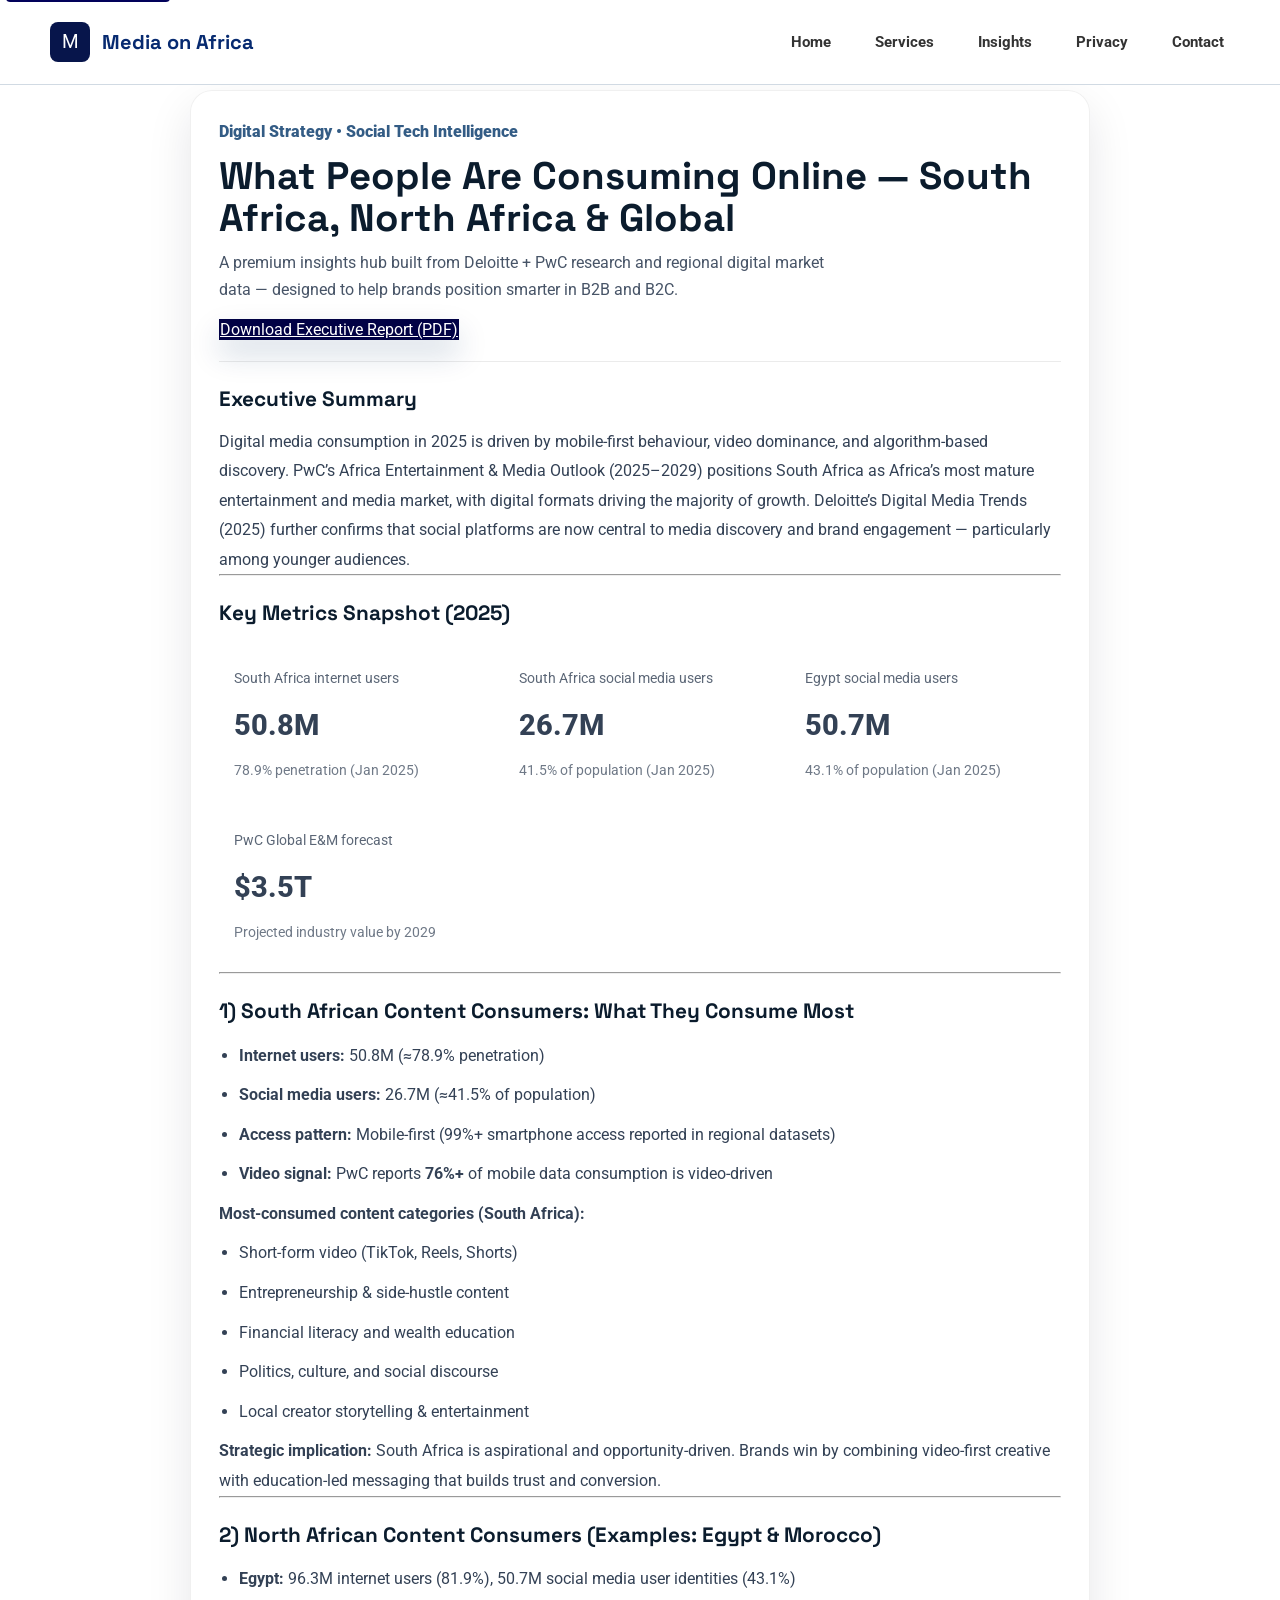
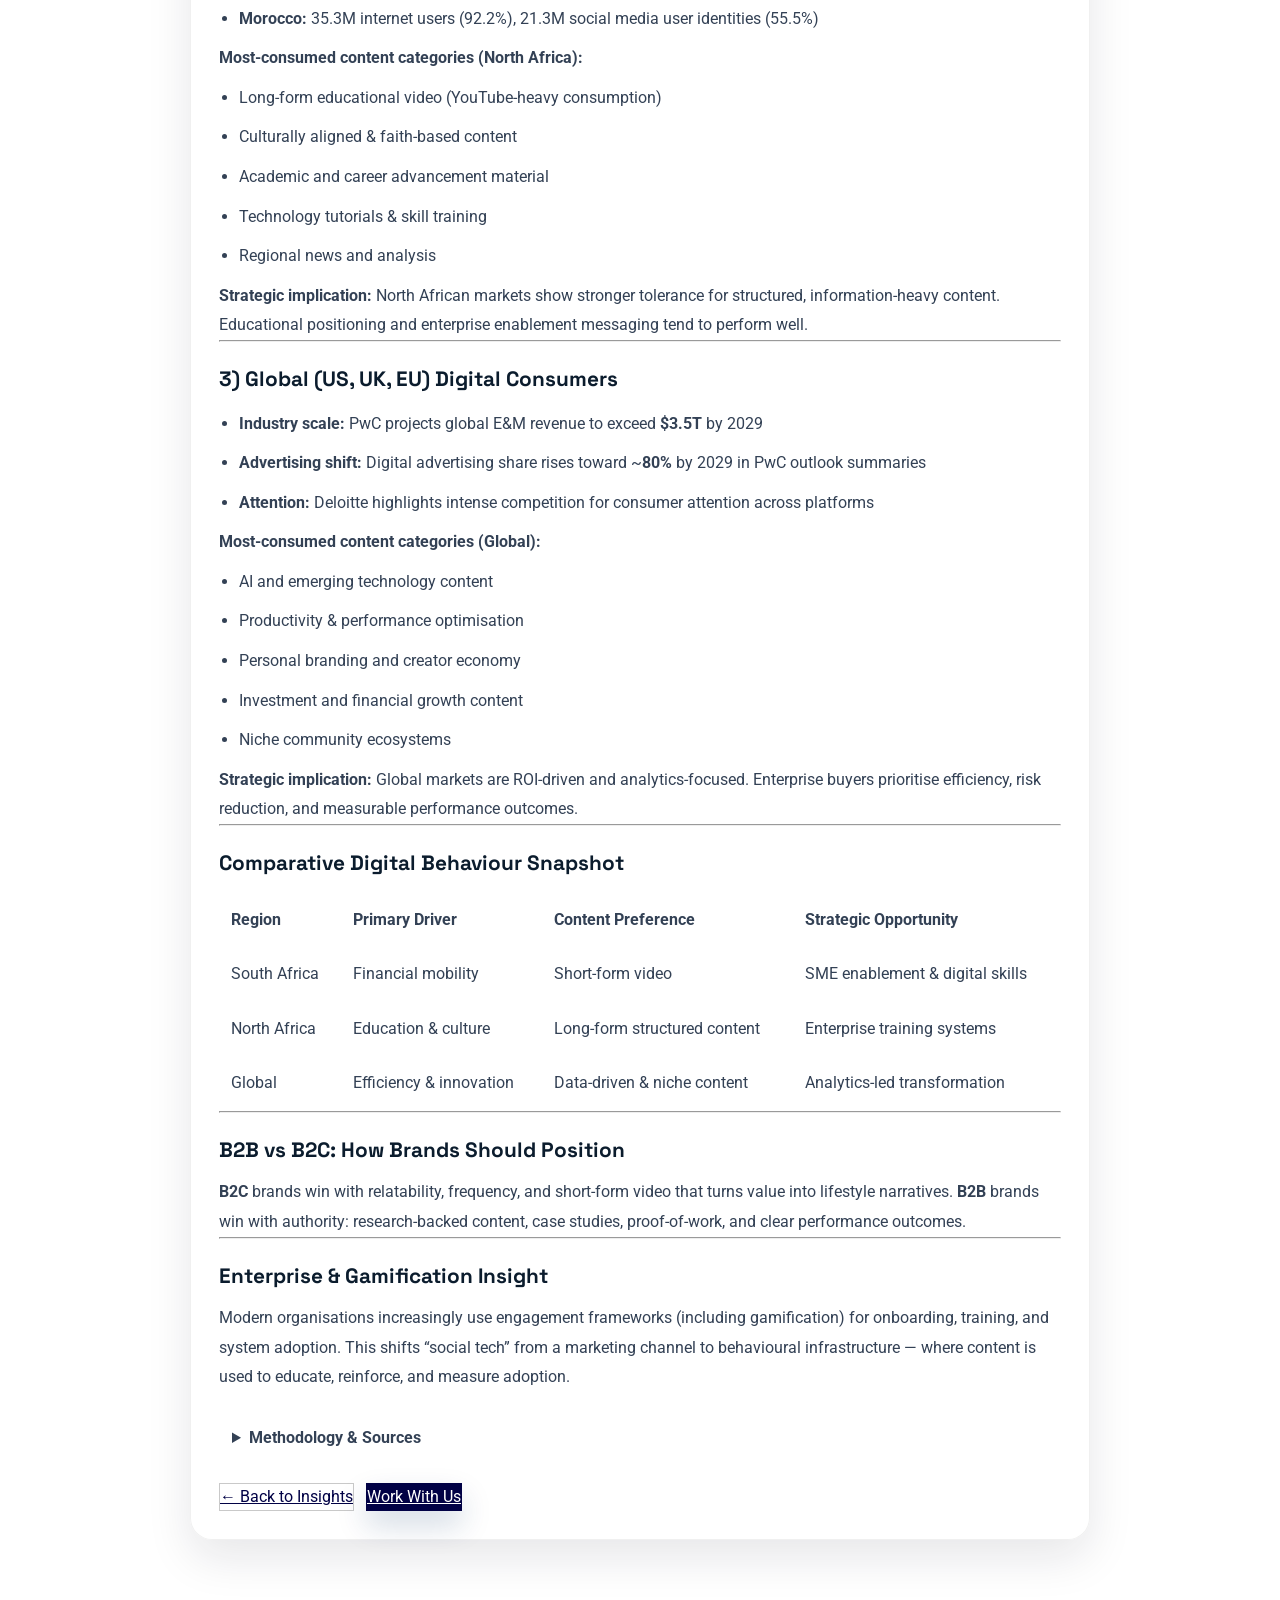
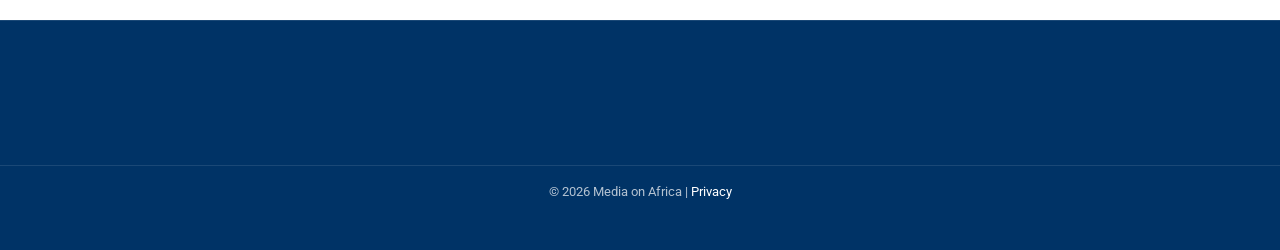
<file: insights-social-sa.html>
<!DOCTYPE html>
<html lang="en">
  <head>
    <meta charset="UTF-8" />
    <meta name="viewport" content="width=device-width, initial-scale=1.0" />
    <title>Social Tech Intelligence: Africa & Global | Media On Africa</title>

    <meta
      name="description"
      content="A premium insights report on what South Africans, North Africans, and global consumers are consuming — with real numbers and strategy implications for brands."
    />

    <!-- Fonts -->
    <link rel="preconnect" href="https://fonts.googleapis.com" />
    <link rel="preconnect" href="https://fonts.gstatic.com" crossorigin />
    <link
      href="https://fonts.googleapis.com/css2?family=Montserrat:wght@500;700&family=Poppins:wght@600;800;900&family=Roboto:wght@400;500;700&family=Space+Grotesk:wght@500;700&display=swap"
      rel="stylesheet"
    />

    <link rel="stylesheet" href="styles.css" />
  </head>

  <body>
    <a href="#post-main" class="skip-link">Skip to main content</a>

    <nav class="navbar" aria-label="Primary navigation">
      <div class="navbar-container">
        <a href="index.html" class="logo" aria-label="Media on Africa Home">
          <div class="logo-icon" aria-hidden="true">M</div>
          <div class="logo-text">Media on Africa</div>
        </a>

        <div class="nav-links" role="navigation" aria-label="Desktop navigation links">
          <a href="index.html#home">Home</a>
          <a href="index.html#services">Services</a>
          <a href="insights.html">Insights</a>
          <a href="privacy.html">Privacy</a>
          <a href="index.html#contactus">Contact</a>
        </div>

        <button
          class="menu-btn"
          id="menuBtn"
          aria-label="Toggle menu"
          aria-expanded="false"
          type="button"
        >
          ☰
        </button>
      </div>

      <div class="mobile-menu" id="mobileMenu" role="navigation" aria-label="Mobile navigation links">
        <a href="index.html#home">Home</a>
        <a href="index.html#services">Services</a>
        <a href="insights.html">Insights</a>
        <a href="privacy.html">Privacy</a>
        <a href="index.html#contactus">Contact</a>
      </div>
    </nav>

    <main id="post-main" class="post-page" role="main">
      <article class="post">
        <header class="post-header">
          <div class="post-meta">Digital Strategy • Social Tech Intelligence</div>
          <h1 class="post-title">What People Are Consuming Online — South Africa, North Africa & Global</h1>
          <p class="post-subtitle">
            A premium insights hub built from Deloitte + PwC research and regional digital market data — designed to help
            brands position smarter in B2B and B2C.
          </p>

          <!-- Download PDF CTA -->
          <div class="insight-actions">
            <a
              class="btn-primary"
              href="./assets/Media_On_Africa_Social_Tech_Intelligence_Report_2026_FIXED.pdf"
              download
            >
              Download Executive Report (PDF)
            </a>
          </div>
        </header>

        <div class="post-content">
          <h2>Executive Summary</h2>
          <p>
            Digital media consumption in 2025 is driven by mobile-first behaviour, video dominance, and algorithm-based
            discovery. PwC’s Africa Entertainment & Media Outlook (2025–2029) positions South Africa as Africa’s most
            mature entertainment and media market, with digital formats driving the majority of growth. Deloitte’s
            Digital Media Trends (2025) further confirms that social platforms are now central to media discovery and
            brand engagement — particularly among younger audiences.
          </p>

          <hr />

          <h2>Key Metrics Snapshot (2025)</h2>

          <div class="metrics-grid">
            <div class="metric-card">
              <p class="metric-label">South Africa internet users</p>
              <p class="metric-value">50.8M</p>
              <p class="metric-note">78.9% penetration (Jan 2025)</p>
            </div>

            <div class="metric-card">
              <p class="metric-label">South Africa social media users</p>
              <p class="metric-value">26.7M</p>
              <p class="metric-note">41.5% of population (Jan 2025)</p>
            </div>

            <div class="metric-card">
              <p class="metric-label">Egypt social media users</p>
              <p class="metric-value">50.7M</p>
              <p class="metric-note">43.1% of population (Jan 2025)</p>
            </div>

            <div class="metric-card">
              <p class="metric-label">PwC Global E&amp;M forecast</p>
              <p class="metric-value">$3.5T</p>
              <p class="metric-note">Projected industry value by 2029</p>
            </div>
          </div>

          <hr />

          <h2>1) South African Content Consumers: What They Consume Most</h2>

          <ul>
            <li><strong>Internet users:</strong> 50.8M (≈78.9% penetration)</li>
            <li><strong>Social media users:</strong> 26.7M (≈41.5% of population)</li>
            <li><strong>Access pattern:</strong> Mobile-first (99%+ smartphone access reported in regional datasets)</li>
            <li><strong>Video signal:</strong> PwC reports <strong>76%+</strong> of mobile data consumption is video-driven</li>
          </ul>

          <p><strong>Most-consumed content categories (South Africa):</strong></p>

          <ul>
            <li>Short-form video (TikTok, Reels, Shorts)</li>
            <li>Entrepreneurship & side-hustle content</li>
            <li>Financial literacy and wealth education</li>
            <li>Politics, culture, and social discourse</li>
            <li>Local creator storytelling & entertainment</li>
          </ul>

          <p>
            <strong>Strategic implication:</strong> South Africa is aspirational and opportunity-driven. Brands win by
            combining video-first creative with education-led messaging that builds trust and conversion.
          </p>

          <hr />

          <h2>2) North African Content Consumers (Examples: Egypt & Morocco)</h2>

          <ul>
            <li><strong>Egypt:</strong> 96.3M internet users (81.9%), 50.7M social media user identities (43.1%)</li>
            <li><strong>Morocco:</strong> 35.3M internet users (92.2%), 21.3M social media user identities (55.5%)</li>
          </ul>

          <p><strong>Most-consumed content categories (North Africa):</strong></p>

          <ul>
            <li>Long-form educational video (YouTube-heavy consumption)</li>
            <li>Culturally aligned & faith-based content</li>
            <li>Academic and career advancement material</li>
            <li>Technology tutorials & skill training</li>
            <li>Regional news and analysis</li>
          </ul>

          <p>
            <strong>Strategic implication:</strong> North African markets show stronger tolerance for structured,
            information-heavy content. Educational positioning and enterprise enablement messaging tend to perform well.
          </p>

          <hr />

          <h2>3) Global (US, UK, EU) Digital Consumers</h2>

          <ul>
            <li><strong>Industry scale:</strong> PwC projects global E&amp;M revenue to exceed <strong>$3.5T</strong> by 2029</li>
            <li><strong>Advertising shift:</strong> Digital advertising share rises toward ~<strong>80%</strong> by 2029 in PwC outlook summaries</li>
            <li><strong>Attention:</strong> Deloitte highlights intense competition for consumer attention across platforms</li>
          </ul>

          <p><strong>Most-consumed content categories (Global):</strong></p>

          <ul>
            <li>AI and emerging technology content</li>
            <li>Productivity & performance optimisation</li>
            <li>Personal branding and creator economy</li>
            <li>Investment and financial growth content</li>
            <li>Niche community ecosystems</li>
          </ul>

          <p>
            <strong>Strategic implication:</strong> Global markets are ROI-driven and analytics-focused. Enterprise buyers
            prioritise efficiency, risk reduction, and measurable performance outcomes.
          </p>

          <hr />

          <h2>Comparative Digital Behaviour Snapshot</h2>

          <table>
            <tr>
              <th>Region</th>
              <th>Primary Driver</th>
              <th>Content Preference</th>
              <th>Strategic Opportunity</th>
            </tr>
            <tr>
              <td>South Africa</td>
              <td>Financial mobility</td>
              <td>Short-form video</td>
              <td>SME enablement &amp; digital skills</td>
            </tr>
            <tr>
              <td>North Africa</td>
              <td>Education &amp; culture</td>
              <td>Long-form structured content</td>
              <td>Enterprise training systems</td>
            </tr>
            <tr>
              <td>Global</td>
              <td>Efficiency &amp; innovation</td>
              <td>Data-driven &amp; niche content</td>
              <td>Analytics-led transformation</td>
            </tr>
          </table>

          <hr />

          <h2>B2B vs B2C: How Brands Should Position</h2>

          <p>
            <strong>B2C</strong> brands win with relatability, frequency, and short-form video that turns value into
            lifestyle narratives. <strong>B2B</strong> brands win with authority: research-backed content, case studies,
            proof-of-work, and clear performance outcomes.
          </p>

          <hr />

          <h2>Enterprise &amp; Gamification Insight</h2>

          <p>
            Modern organisations increasingly use engagement frameworks (including gamification) for onboarding,
            training, and system adoption. This shifts “social tech” from a marketing channel to behavioural
            infrastructure — where content is used to educate, reinforce, and measure adoption.
          </p>

          <!-- Premium sources (collapsible) -->
          <details class="sources">
            <summary>Methodology &amp; Sources</summary>
            <ul>
              <li>Deloitte Insights — Digital Media Trends 2025.</li>
              <li>PwC South Africa — Africa Entertainment &amp; Media Outlook 2025–2029.</li>
              <li>PwC — Global Entertainment &amp; Media Outlook 2025–2029 (Perspectives).</li>
              <li>DataReportal — Digital 2025 reports (South Africa, Egypt, Morocco).</li>
            </ul>
            <p class="data-source">
              Note: Some datasets report “social media user identities” (not always unique individuals). Figures are
              provided for strategic comparison and may shift as publishers update methodologies.
            </p>
          </details>
        </div>

        <div class="post-actions">
          <a class="btn-secondary" href="insights.html">← Back to Insights</a>
          <a class="btn-primary" href="index.html#contactus">Work With Us</a>
        </div>
      </article>
    </main>

    <footer aria-label="Footer">
      <div class="footer-bottom">
        <p>© 2026 Media on Africa | <a href="privacy.html">Privacy</a></p>
      </div>
    </footer>

    <script src="scripts.js" defer></script>
  </body>
</html>
</file>
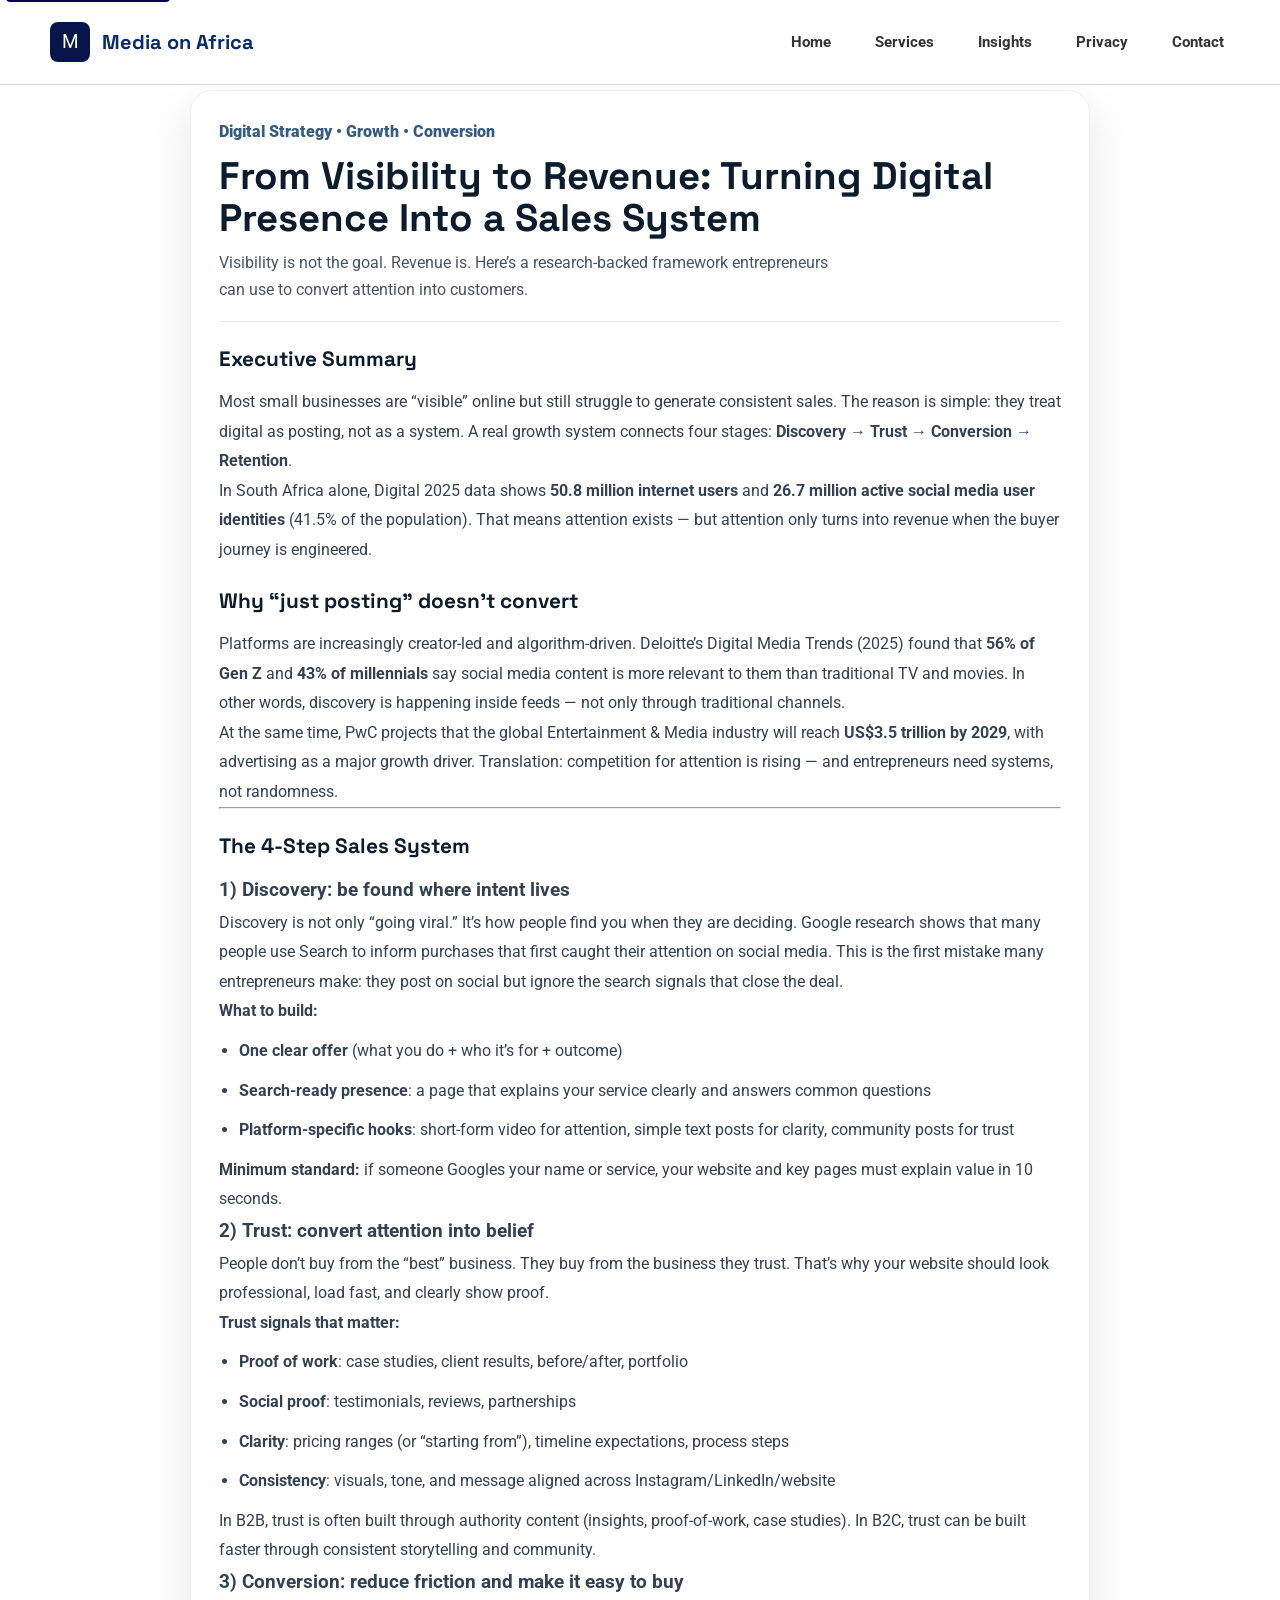
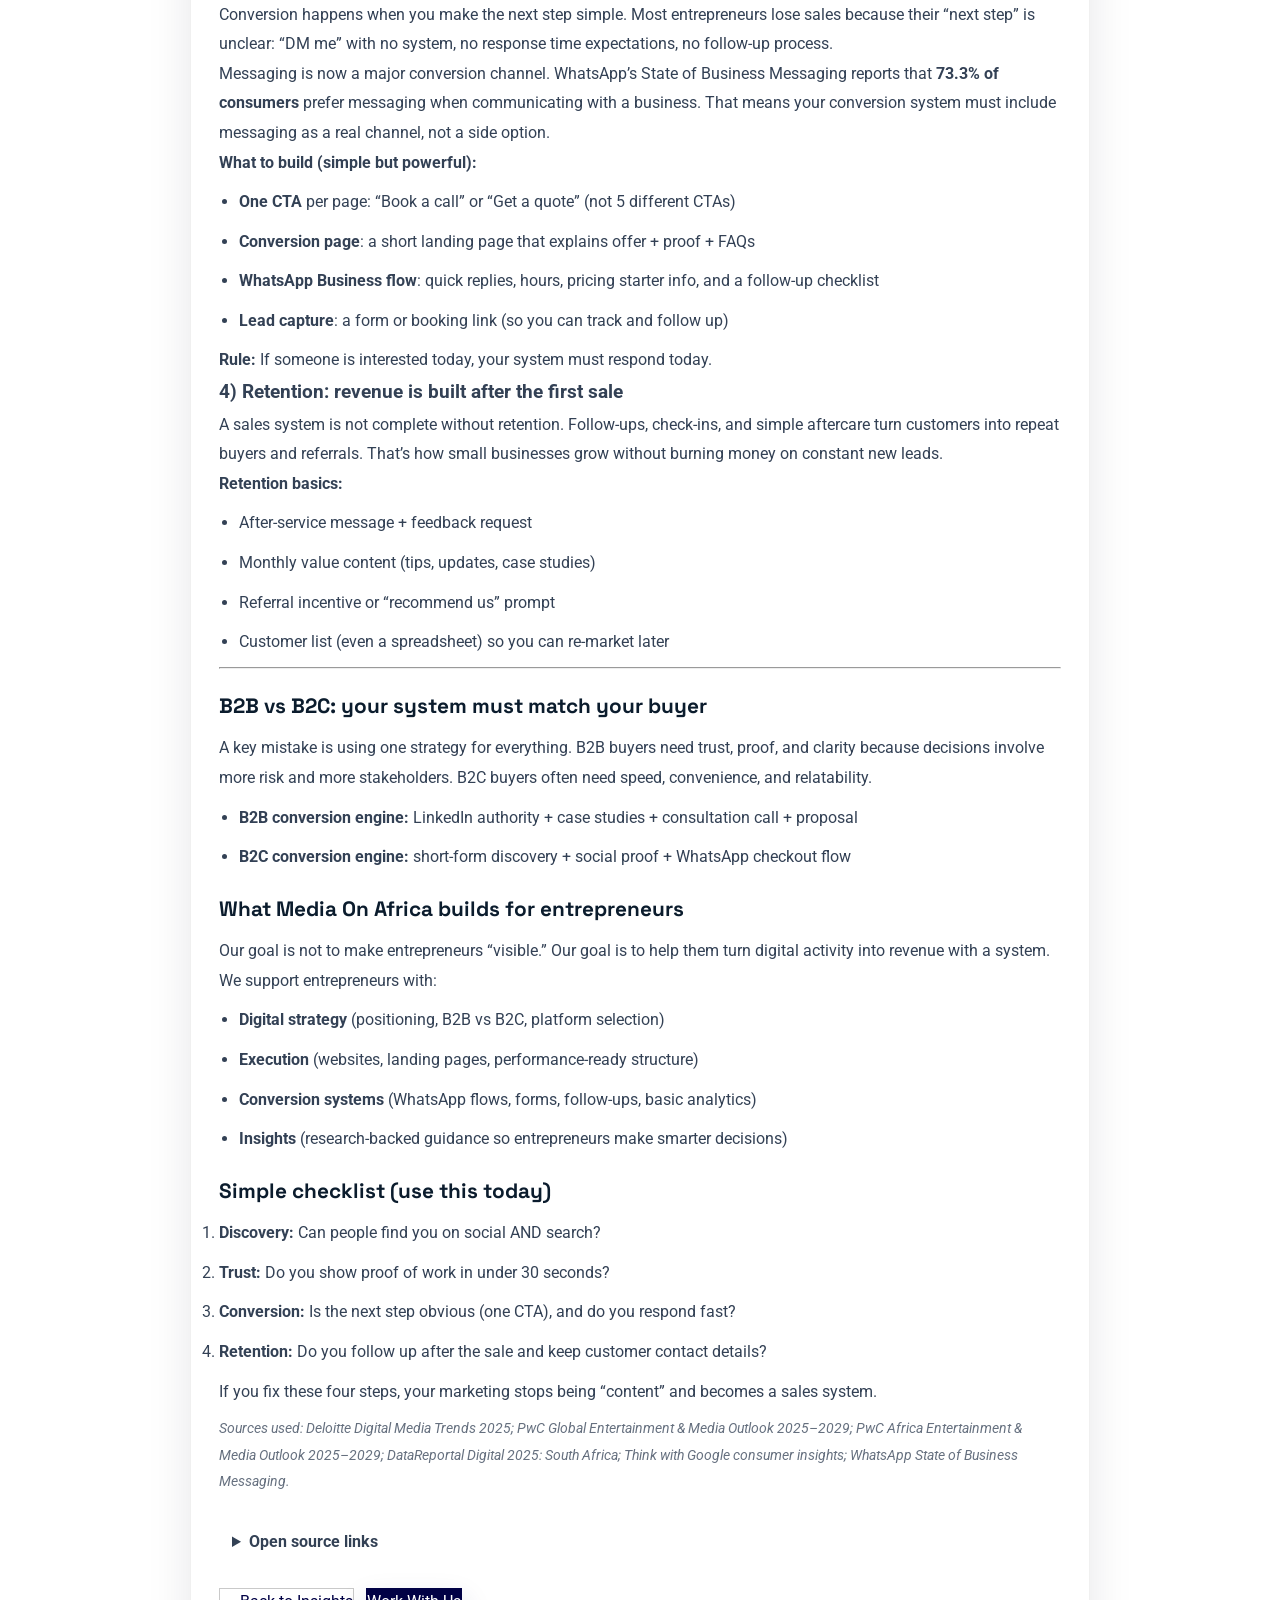
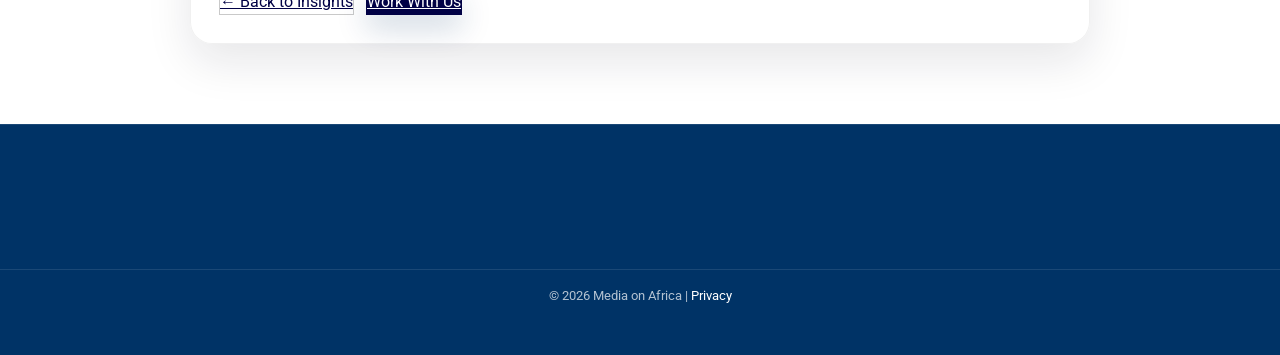
<file: insights-visibility-to-revenue.html>
<!DOCTYPE html>
<html lang="en">
  <head>
    <meta charset="UTF-8" />
    <meta name="viewport" content="width=device-width, initial-scale=1.0" />
    <title>From Visibility to Revenue: Turning Digital Presence Into a Sales System | Media On Africa</title>

    <meta
      name="description"
      content="A research-backed framework for turning online visibility into revenue using a simple sales system: discovery, trust, conversion, and retention."
    />

    <!-- Fonts -->
    <link rel="preconnect" href="https://fonts.googleapis.com" />
    <link rel="preconnect" href="https://fonts.gstatic.com" crossorigin />
    <link
      href="https://fonts.googleapis.com/css2?family=Montserrat:wght@500;700&family=Poppins:wght@600;800;900&family=Roboto:wght@400;500;700&family=Space+Grotesk:wght@500;700&display=swap"
      rel="stylesheet"
    />

    <link rel="stylesheet" href="styles.css" />
  </head>

  <body>
    <a href="#post-main" class="skip-link">Skip to main content</a>

    <nav class="navbar" aria-label="Primary navigation">
      <div class="navbar-container">
        <a href="index.html" class="logo" aria-label="Media on Africa Home">
          <div class="logo-icon" aria-hidden="true">M</div>
          <div class="logo-text">Media on Africa</div>
        </a>

        <div class="nav-links" role="navigation" aria-label="Desktop navigation links">
          <a href="index.html#home">Home</a>
          <a href="index.html#services">Services</a>
          <a href="insights.html">Insights</a>
          <a href="privacy.html">Privacy</a>
          <a href="index.html#contactus">Contact</a>
        </div>

        <button class="menu-btn" id="menuBtn" aria-label="Toggle menu" aria-expanded="false" type="button">
          ☰
        </button>
      </div>

      <div class="mobile-menu" id="mobileMenu" role="navigation" aria-label="Mobile navigation links">
        <a href="index.html#home">Home</a>
        <a href="index.html#services">Services</a>
        <a href="insights.html">Insights</a>
        <a href="privacy.html">Privacy</a>
        <a href="index.html#contactus">Contact</a>
      </div>
    </nav>

    <main id="post-main" class="post-page" role="main">
      <article class="post">
        <header class="post-header">
          <div class="post-meta">Digital Strategy • Growth • Conversion</div>
          <h1 class="post-title">From Visibility to Revenue: Turning Digital Presence Into a Sales System</h1>
          <p class="post-subtitle">
            Visibility is not the goal. Revenue is. Here’s a research-backed framework entrepreneurs can use to convert attention into customers.
          </p>
        </header>

        <div class="post-content">
          <h2>Executive Summary</h2>
          <p>
            Most small businesses are “visible” online but still struggle to generate consistent sales. The reason is simple:
            they treat digital as posting, not as a system. A real growth system connects four stages:
            <strong>Discovery → Trust → Conversion → Retention</strong>.
          </p>

          <p>
            In South Africa alone, Digital 2025 data shows <strong>50.8 million internet users</strong> and
            <strong>26.7 million active social media user identities</strong> (41.5% of the population).
            That means attention exists — but attention only turns into revenue when the buyer journey is engineered.
          </p>

          <h2>Why “just posting” doesn’t convert</h2>
          <p>
            Platforms are increasingly creator-led and algorithm-driven. Deloitte’s Digital Media Trends (2025) found that
            <strong>56% of Gen Z</strong> and <strong>43% of millennials</strong> say social media content is more relevant to them than
            traditional TV and movies. In other words, discovery is happening inside feeds — not only through traditional channels.
          </p>

          <p>
            At the same time, PwC projects that the global Entertainment &amp; Media industry will reach
            <strong>US$3.5 trillion by 2029</strong>, with advertising as a major growth driver.
            Translation: competition for attention is rising — and entrepreneurs need systems, not randomness.
          </p>

          <hr />

          <h2>The 4-Step Sales System</h2>

          <h3>1) Discovery: be found where intent lives</h3>
          <p>
            Discovery is not only “going viral.” It’s how people find you when they are deciding.
            Google research shows that many people use Search to inform purchases that first caught their attention on social media.
            This is the first mistake many entrepreneurs make: they post on social but ignore the search signals that close the deal.
          </p>

          <p><strong>What to build:</strong></p>
          <ul>
            <li><strong>One clear offer</strong> (what you do + who it’s for + outcome)</li>
            <li><strong>Search-ready presence</strong>: a page that explains your service clearly and answers common questions</li>
            <li><strong>Platform-specific hooks</strong>: short-form video for attention, simple text posts for clarity, community posts for trust</li>
          </ul>

          <p><strong>Minimum standard:</strong> if someone Googles your name or service, your website and key pages must explain value in 10 seconds.</p>

          <h3>2) Trust: convert attention into belief</h3>
          <p>
            People don’t buy from the “best” business. They buy from the business they trust.
            That’s why your website should look professional, load fast, and clearly show proof.
          </p>

          <p><strong>Trust signals that matter:</strong></p>
          <ul>
            <li><strong>Proof of work</strong>: case studies, client results, before/after, portfolio</li>
            <li><strong>Social proof</strong>: testimonials, reviews, partnerships</li>
            <li><strong>Clarity</strong>: pricing ranges (or “starting from”), timeline expectations, process steps</li>
            <li><strong>Consistency</strong>: visuals, tone, and message aligned across Instagram/LinkedIn/website</li>
          </ul>

          <p>
            In B2B, trust is often built through authority content (insights, proof-of-work, case studies). In B2C, trust can be built faster through
            consistent storytelling and community.
          </p>

          <h3>3) Conversion: reduce friction and make it easy to buy</h3>
          <p>
            Conversion happens when you make the next step simple. Most entrepreneurs lose sales because their “next step” is unclear:
            “DM me” with no system, no response time expectations, no follow-up process.
          </p>

          <p>
            Messaging is now a major conversion channel. WhatsApp’s State of Business Messaging reports that
            <strong>73.3% of consumers</strong> prefer messaging when communicating with a business.
            That means your conversion system must include messaging as a real channel, not a side option.
          </p>

          <p><strong>What to build (simple but powerful):</strong></p>
          <ul>
            <li><strong>One CTA</strong> per page: “Book a call” or “Get a quote” (not 5 different CTAs)</li>
            <li><strong>Conversion page</strong>: a short landing page that explains offer + proof + FAQs</li>
            <li><strong>WhatsApp Business flow</strong>: quick replies, hours, pricing starter info, and a follow-up checklist</li>
            <li><strong>Lead capture</strong>: a form or booking link (so you can track and follow up)</li>
          </ul>

          <p><strong>Rule:</strong> If someone is interested today, your system must respond today.</p>

          <h3>4) Retention: revenue is built after the first sale</h3>
          <p>
            A sales system is not complete without retention. Follow-ups, check-ins, and simple aftercare turn customers into repeat buyers and referrals.
            That’s how small businesses grow without burning money on constant new leads.
          </p>

          <p><strong>Retention basics:</strong></p>
          <ul>
            <li>After-service message + feedback request</li>
            <li>Monthly value content (tips, updates, case studies)</li>
            <li>Referral incentive or “recommend us” prompt</li>
            <li>Customer list (even a spreadsheet) so you can re-market later</li>
          </ul>

          <hr />

          <h2>B2B vs B2C: your system must match your buyer</h2>
          <p>
            A key mistake is using one strategy for everything. B2B buyers need trust, proof, and clarity because decisions involve more risk and more stakeholders.
            B2C buyers often need speed, convenience, and relatability.
          </p>

          <ul>
            <li><strong>B2B conversion engine:</strong> LinkedIn authority + case studies + consultation call + proposal</li>
            <li><strong>B2C conversion engine:</strong> short-form discovery + social proof + WhatsApp checkout flow</li>
          </ul>

          <h2>What Media On Africa builds for entrepreneurs</h2>
          <p>
            Our goal is not to make entrepreneurs “visible.” Our goal is to help them turn digital activity into revenue with a system.
            We support entrepreneurs with:
          </p>

          <ul>
            <li><strong>Digital strategy</strong> (positioning, B2B vs B2C, platform selection)</li>
            <li><strong>Execution</strong> (websites, landing pages, performance-ready structure)</li>
            <li><strong>Conversion systems</strong> (WhatsApp flows, forms, follow-ups, basic analytics)</li>
            <li><strong>Insights</strong> (research-backed guidance so entrepreneurs make smarter decisions)</li>
          </ul>

          <h2>Simple checklist (use this today)</h2>
          <ol>
            <li><strong>Discovery:</strong> Can people find you on social AND search?</li>
            <li><strong>Trust:</strong> Do you show proof of work in under 30 seconds?</li>
            <li><strong>Conversion:</strong> Is the next step obvious (one CTA), and do you respond fast?</li>
            <li><strong>Retention:</strong> Do you follow up after the sale and keep customer contact details?</li>
          </ol>

          <p>
            If you fix these four steps, your marketing stops being “content” and becomes a sales system.
          </p>

          <p class="data-source">
            Sources used: Deloitte Digital Media Trends 2025; PwC Global Entertainment &amp; Media Outlook 2025–2029; PwC Africa Entertainment &amp; Media Outlook 2025–2029;
            DataReportal Digital 2025: South Africa; Think with Google consumer insights; WhatsApp State of Business Messaging.
          </p>

          <details class="sources">
            <summary><strong>Open source links</strong></summary>
            <ul>
              <li>
                Deloitte – Digital Media Trends 2025:
                <a href="https://www.deloitte.com/us/en/insights/industry/technology/digital-media-trends-consumption-habits-survey/2025.html" target="_blank" rel="noopener">
                  View source
                </a>
              </li>
              <li>
                PwC – Global E&amp;M Outlook 2025–2029 (press release):
                <a href="https://www.pwc.com/gx/en/news-room/press-releases/2025/pwc-global-entertainment-media-outlook.html" target="_blank" rel="noopener">
                  View source
                </a>
              </li>
              <li>
                PwC – Global E&amp;M Outlook perspectives:
                <a href="https://www.pwc.com/gx/en/issues/business-model-reinvention/outlook/insights-and-perspectives.html" target="_blank" rel="noopener">
                  View source
                </a>
              </li>
              <li>
                PwC South Africa – Africa E&amp;M Outlook 2025–2029:
                <a href="https://www.pwc.co.za/en/publications/entertainment-and-media-outlook.html" target="_blank" rel="noopener">
                  View source
                </a>
              </li>
              <li>
                DataReportal – Digital 2025: South Africa:
                <a href="https://datareportal.com/reports/digital-2025-south-africa" target="_blank" rel="noopener">
                  View source
                </a>
              </li>
              <li>
                Think with Google – consumer shopping decision signals:
                <a href="https://business.google.com/us/think/consumer-insights/connect-with-customers/" target="_blank" rel="noopener">
                  View source
                </a>
              </li>
              <li>
                WhatsApp – State of Business Messaging:
                <a href="https://business.whatsapp.com/resources/resource-library/state-of-business-messaging" target="_blank" rel="noopener">
                  View source
                </a>
              </li>
            </ul>
          </details>
        </div>

        <div class="post-actions">
          <a class="btn-secondary" href="insights.html">← Back to Insights</a>
          <a class="btn-primary" href="index.html#contactus">Work With Us</a>
        </div>
      </article>
    </main>

    <footer aria-label="Footer">
      <div class="footer-bottom">
        <p>© 2026 Media on Africa | <a href="privacy.html">Privacy</a></p>
      </div>
    </footer>

    <script src="scripts.js" defer></script>
  </body>
</html>
</file>
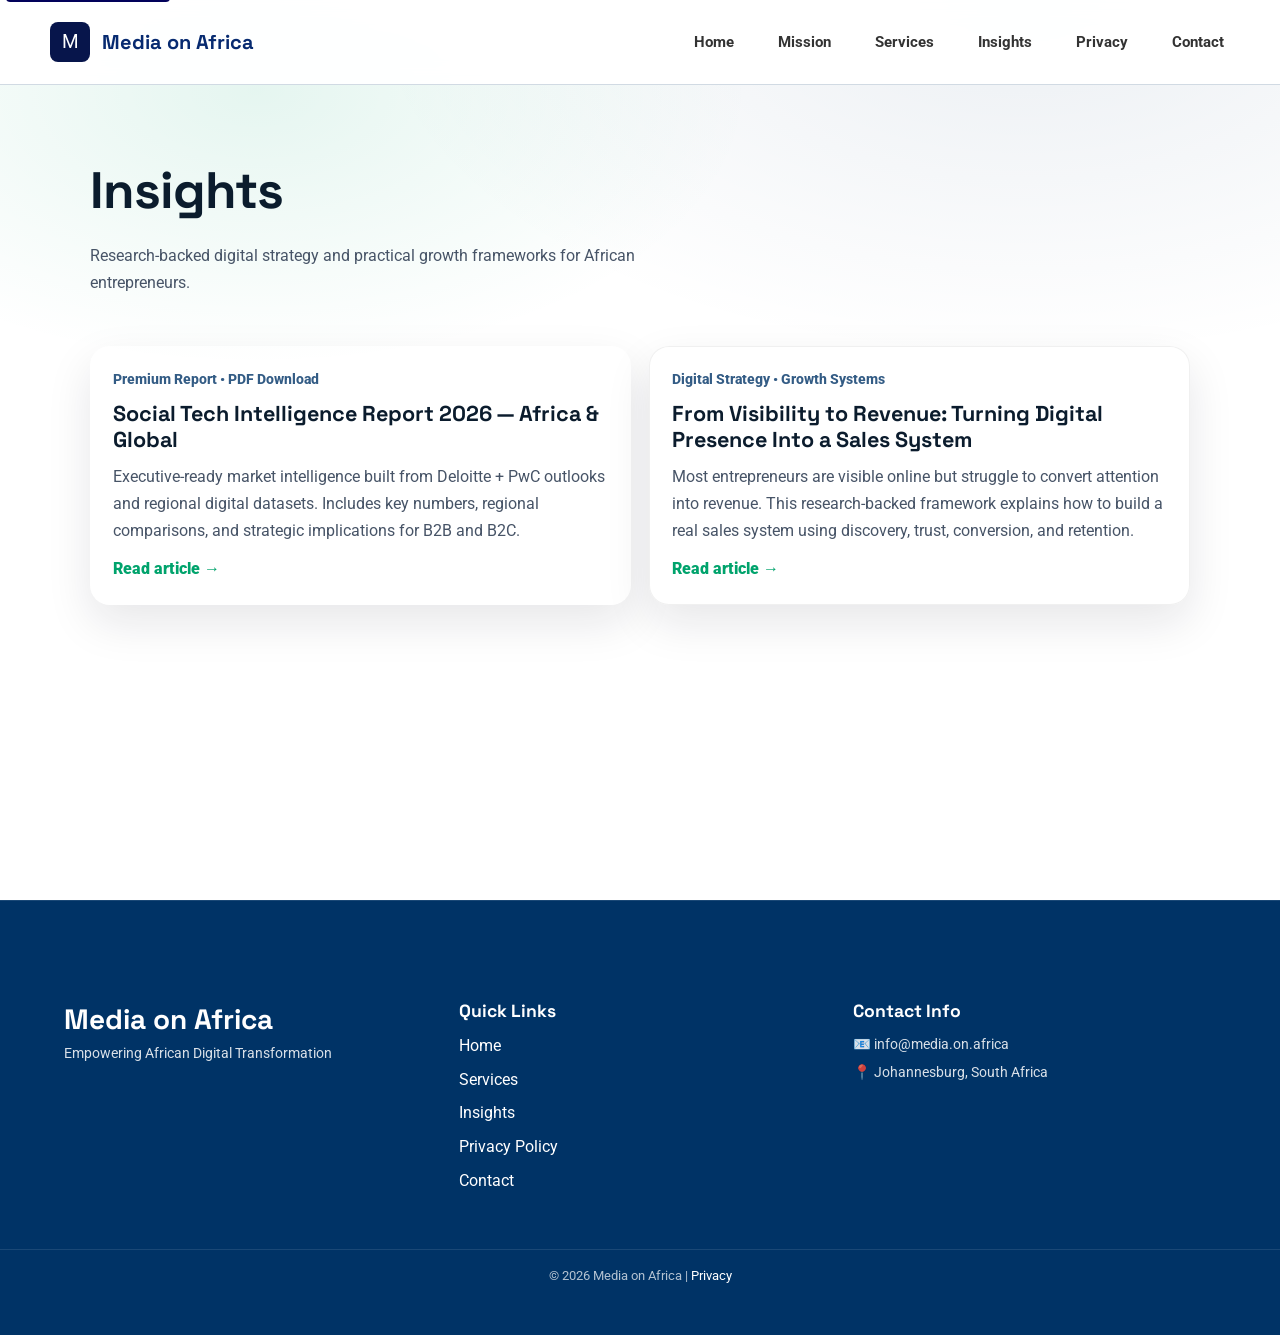
<file: insights.html>
<!DOCTYPE html>
<html lang="en">
  <head>
    <meta charset="UTF-8" />
    <meta name="viewport" content="width=device-width, initial-scale=1.0" />
    <title>Insights | Media On Africa</title>

    <meta
      name="description"
      content="Insights from Media On Africa — practical digital strategy, research-backed analysis, and platform guidance for African entrepreneurs."
    />

    <!-- Fonts -->
    <link rel="preconnect" href="https://fonts.googleapis.com" />
    <link rel="preconnect" href="https://fonts.gstatic.com" crossorigin />
    <link
      href="https://fonts.googleapis.com/css2?family=Montserrat:wght@500;700&family=Poppins:wght@600;800;900&family=Roboto:wght@400;500;700&family=Space+Grotesk:wght@500;700&display=swap"
      rel="stylesheet"
    />

    <link rel="stylesheet" href="styles.css" />
  </head>

  <body>
    <a href="#insights-main" class="skip-link">Skip to main content</a>

    <!-- Navbar -->
    <nav class="navbar" aria-label="Primary navigation">
      <div class="navbar-container">
        <a href="index.html" class="logo" aria-label="Media on Africa Home">
          <div class="logo-icon" aria-hidden="true">M</div>
          <div class="logo-text">Media on Africa</div>
        </a>

        <div class="nav-links" role="navigation" aria-label="Desktop navigation links">
          <a href="index.html#home">Home</a>
          <a href="index.html#mission">Mission</a>
          <a href="index.html#services">Services</a>
          <a href="insights.html" aria-current="page">Insights</a>
          <a href="privacy.html">Privacy</a>
          <a href="index.html#contactus">Contact</a>
        </div>

        <button class="menu-btn" id="menuBtn" aria-label="Toggle menu" aria-expanded="false" type="button">
          ☰
        </button>
      </div>

      <div class="mobile-menu" id="mobileMenu" role="navigation" aria-label="Mobile navigation links">
        <a href="index.html#home">Home</a>
        <a href="index.html#mission">Mission</a>
        <a href="index.html#services">Services</a>
        <a href="insights.html" aria-current="page">Insights</a>
        <a href="privacy.html">Privacy</a>
        <a href="index.html#contactus">Contact</a>
      </div>
    </nav>

    <main id="insights-main" class="insights-page" role="main">

      <header class="insights-hero">
        <div class="insights-hero-inner">
          <h1 class="insights-hero-title">Insights</h1>
          <p class="insights-hero-subtitle">
            Research-backed digital strategy and practical growth frameworks for African entrepreneurs.
          </p>
        </div>
      </header>

      <section class="insights-list" aria-label="Insights articles">
        <div class="insights-list-inner">

          <!-- Premium PDF Report -->
          <article class="insights-card premium-report">
            <div class="insights-card-meta">Premium Report • PDF Download</div>
            <h2 class="insights-card-title">
              <a href="insights-social-sa.html">
                Social Tech Intelligence Report 2026 — Africa & Global
              </a>
            </h2>
            <p class="insights-card-excerpt">
              Executive-ready market intelligence built from Deloitte + PwC outlooks and regional digital datasets.
              Includes key numbers, regional comparisons, and strategic implications for B2B and B2C.
            </p>
            <a class="insights-card-read" href="insights-social-sa.html">Read article →</a>
          </article>

          <!-- NEW ARTICLE -->
          <article class="insights-card">
            <div class="insights-card-meta">Digital Strategy • Growth Systems</div>
            <h2 class="insights-card-title">
              <a href="insights-visibility-to-revenue.html">
                From Visibility to Revenue: Turning Digital Presence Into a Sales System
              </a>
            </h2>
            <p class="insights-card-excerpt">
              Most entrepreneurs are visible online but struggle to convert attention into revenue.
              This research-backed framework explains how to build a real sales system using discovery,
              trust, conversion, and retention.
            </p>
            <a class="insights-card-read" href="insights-visibility-to-revenue.html">Read article →</a>
          </article>

        </div>
      </section>

    </main>

    <footer aria-label="Footer">
      <div class="footer-container">
        <div class="brand">
          <h2>Media on Africa</h2>
          <p>Empowering African Digital Transformation</p>
        </div>

        <div class="quick-links">
          <h3>Quick Links</h3>
          <ul>
            <li><a href="index.html#home">Home</a></li>
            <li><a href="index.html#services">Services</a></li>
            <li><a href="insights.html">Insights</a></li>
            <li><a href="privacy.html">Privacy Policy</a></li>
            <li><a href="index.html#contactus">Contact</a></li>
          </ul>
        </div>

        <div class="contact-info">
          <h3>Contact Info</h3>
          <p>📧 info@media.on.africa</p>
          <p>📍 Johannesburg, South Africa</p>
        </div>
      </div>

      <div class="footer-bottom">
        <p>© 2026 Media on Africa | <a href="privacy.html">Privacy</a></p>
      </div>
    </footer>

    <script src="scripts.js" defer></script>
  </body>
</html>
</file>
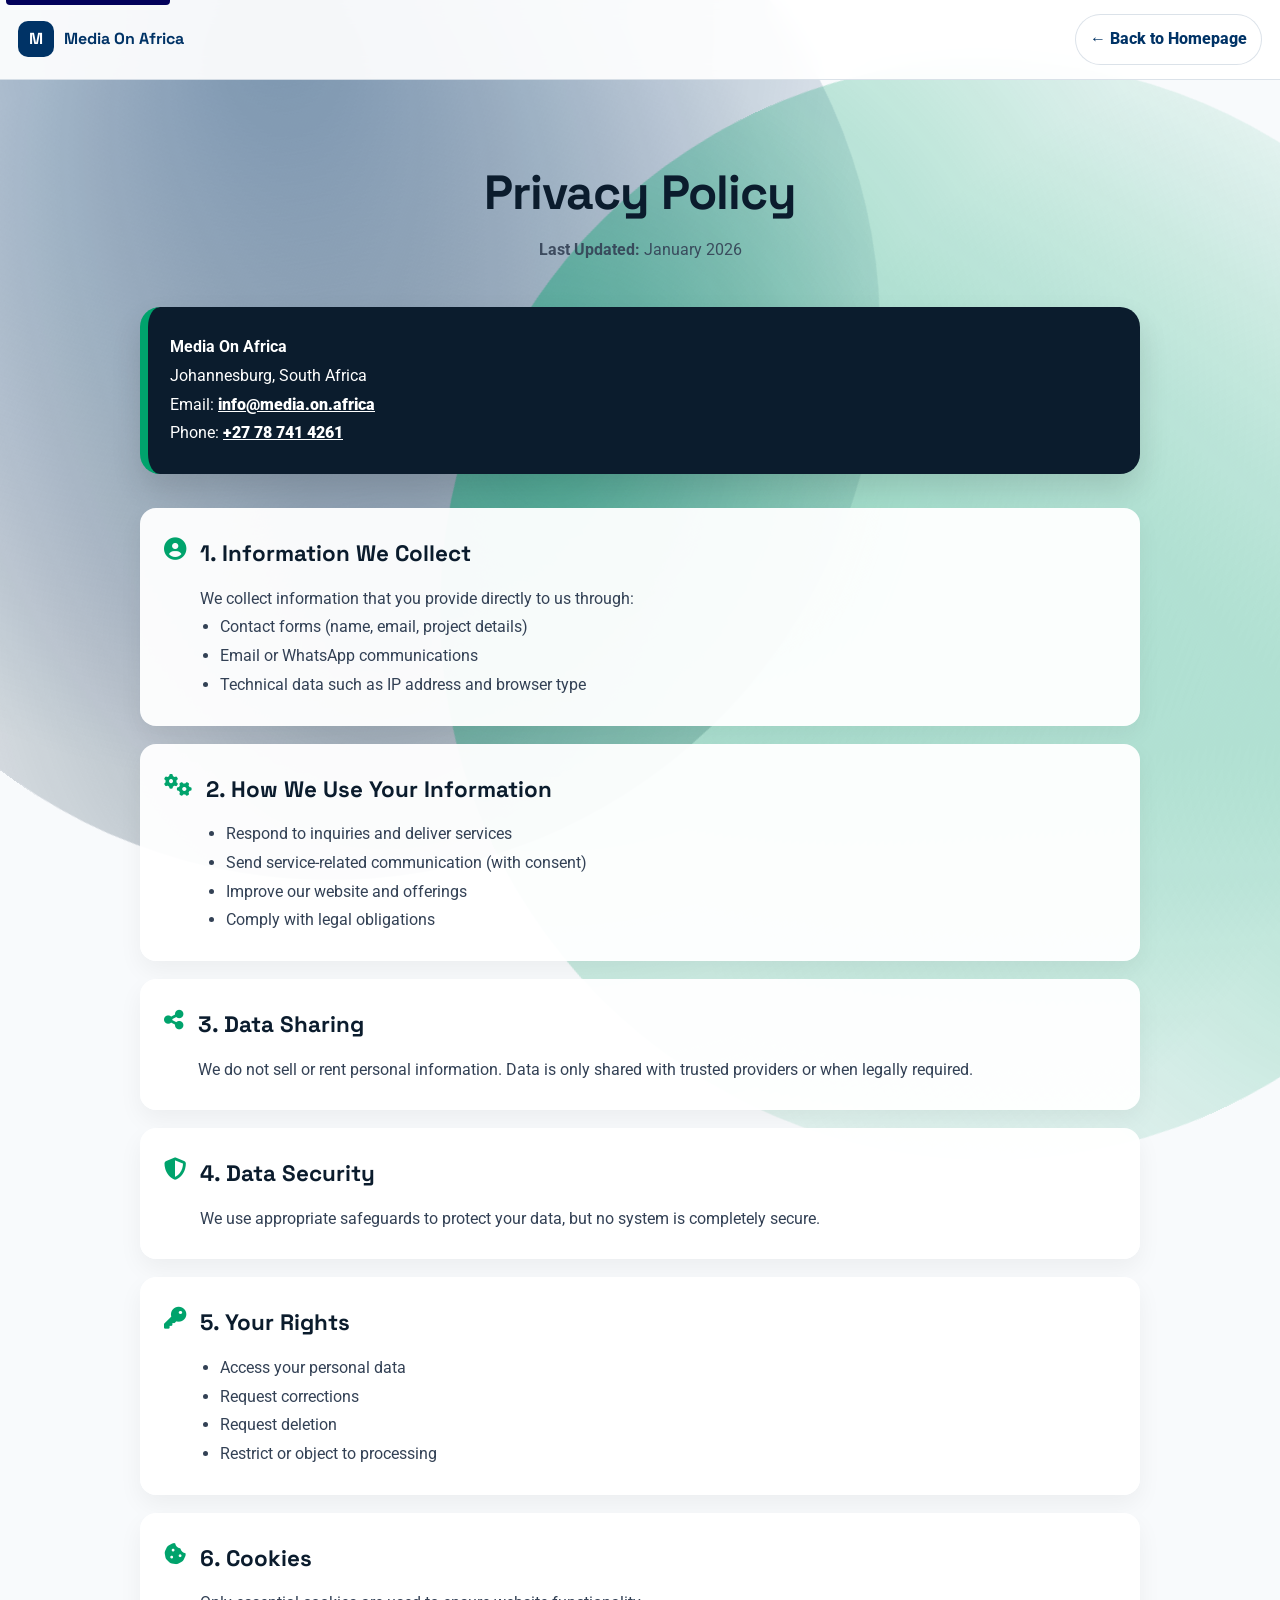
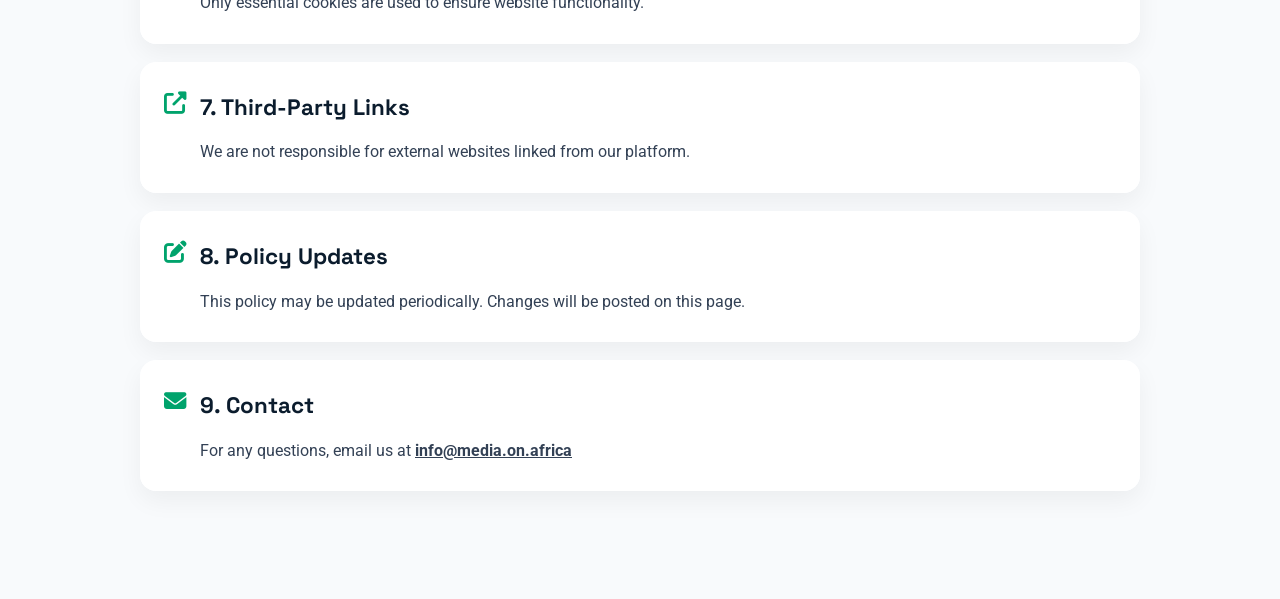
<file: privacy.html>
<!DOCTYPE html>
<html lang="en">
  <head>
    <meta charset="UTF-8" />
    <meta name="viewport" content="width=device-width, initial-scale=1.0" />
    <title>Privacy Policy | Media On Africa</title>

    <meta
      name="description"
      content="Media On Africa Privacy Policy — how we collect, use, and protect your information."
    />

    <!-- Fonts (match index for a premium consistent brand) -->
    <link rel="preconnect" href="https://fonts.googleapis.com" />
    <link rel="preconnect" href="https://fonts.gstatic.com" crossorigin />
    <link
      href="https://fonts.googleapis.com/css2?family=Montserrat:wght@500;700&family=Poppins:wght@600;800;900&family=Roboto:wght@400;500;700&family=Space+Grotesk:wght@500;700&display=swap"
      rel="stylesheet"
    />

    <!-- Font Awesome (icons used on this page) -->
    <link
      rel="stylesheet"
      href="https://cdnjs.cloudflare.com/ajax/libs/font-awesome/6.4.2/css/all.min.css"
      integrity="sha512-p0tQhF+jx1dkqR1PQ0K+nR1M6N7oYULP0Sog1r1K+X6eH3YxM3L9dhQ1U8rW98xP2jR6Fw88y1lGg7zXepvK8g=="
      crossorigin="anonymous"
      referrerpolicy="no-referrer"
    />

    <link rel="stylesheet" href="styles.css" />
  </head>

  <body class="privacy-body">
    <a href="#privacy-main" class="skip-link">Skip to main content</a>

    <nav class="privacy-topbar" aria-label="Privacy navigation">
      <a class="privacy-brand" href="index.html" aria-label="Back to homepage">
        <span class="privacy-brand-badge" aria-hidden="true">M</span>
        <span>Media On Africa</span>
      </a>

      <a class="privacy-home-link" href="index.html">← Back to Homepage</a>
    </nav>

    <main id="privacy-main" class="privacy-page" role="main">
      <div class="privacy-content">
        <header class="privacy-header">
          <h1>Privacy Policy</h1>
          <p><strong>Last Updated:</strong> January 2026</p>
        </header>

        <aside class="contact-banner" aria-label="Company contact details">
          <p>
            <strong>Media On Africa</strong><br />
            Johannesburg, South Africa<br />
            Email: <a href="mailto:info@media.on.africa">info@media.on.africa</a><br />
            Phone: <a href="tel:+27787414261">+27 78 741 4261</a>
          </p>
        </aside>

        <section class="privacy-section">
          <i class="fas fa-user-circle" aria-hidden="true"></i>
          <div>
            <h2>1. Information We Collect</h2>
            <p>We collect information that you provide directly to us through:</p>
            <ul>
              <li>Contact forms (name, email, project details)</li>
              <li>Email or WhatsApp communications</li>
              <li>Technical data such as IP address and browser type</li>
            </ul>
          </div>
        </section>

        <section class="privacy-section">
          <i class="fas fa-cogs" aria-hidden="true"></i>
          <div>
            <h2>2. How We Use Your Information</h2>
            <ul>
              <li>Respond to inquiries and deliver services</li>
              <li>Send service-related communication (with consent)</li>
              <li>Improve our website and offerings</li>
              <li>Comply with legal obligations</li>
            </ul>
          </div>
        </section>

        <section class="privacy-section">
          <i class="fas fa-share-alt" aria-hidden="true"></i>
          <div>
            <h2>3. Data Sharing</h2>
            <p>
              We do not sell or rent personal information. Data is only shared with trusted providers or when legally required.
            </p>
          </div>
        </section>

        <section class="privacy-section">
          <i class="fas fa-shield-alt" aria-hidden="true"></i>
          <div>
            <h2>4. Data Security</h2>
            <p>We use appropriate safeguards to protect your data, but no system is completely secure.</p>
          </div>
        </section>

        <section class="privacy-section">
          <i class="fas fa-key" aria-hidden="true"></i>
          <div>
            <h2>5. Your Rights</h2>
            <ul>
              <li>Access your personal data</li>
              <li>Request corrections</li>
              <li>Request deletion</li>
              <li>Restrict or object to processing</li>
            </ul>
          </div>
        </section>

        <section class="privacy-section">
          <i class="fas fa-cookie-bite" aria-hidden="true"></i>
          <div>
            <h2>6. Cookies</h2>
            <p>Only essential cookies are used to ensure website functionality.</p>
          </div>
        </section>

        <section class="privacy-section">
          <i class="fas fa-external-link-alt" aria-hidden="true"></i>
          <div>
            <h2>7. Third-Party Links</h2>
            <p>We are not responsible for external websites linked from our platform.</p>
          </div>
        </section>

        <section class="privacy-section">
          <i class="fas fa-edit" aria-hidden="true"></i>
          <div>
            <h2>8. Policy Updates</h2>
            <p>This policy may be updated periodically. Changes will be posted on this page.</p>
          </div>
        </section>

        <section class="privacy-section">
          <i class="fas fa-envelope" aria-hidden="true"></i>
          <div>
            <h2>9. Contact</h2>
            <p>
              For any questions, email us at
              <strong><a href="mailto:info@media.on.africa">info@media.on.africa</a></strong>
            </p>
          </div>
        </section>
      </div>
    </main>

    <script src="scripts.js" defer></script>
  </body>
</html>
</file>
<file: styles.css>
/* ===================== MEDIA ON AFRICA - styles.css (FINAL) ===================== */

/* ===================== TOKENS ===================== */
:root{
  --moa-navy: #003366;
  --moa-navy-2: #0a2540;
  --moa-green: #00A36C;

  --text: #2E2E2E;
  --muted: #556070;

  --radius-lg: 22px;
  --radius-md: 16px;

  --shadow-md: 0 18px 45px rgba(18, 23, 35, 0.10);
  --shadow-lg: 0 22px 70px rgba(0,0,0,0.22);

  --ease-out: cubic-bezier(.2,.8,.2,1);

  /* timeline vars (your code depends on these) */
  --wix-theme-primary: #003366;
  --wix-theme-secondary: #00A36C;
  --wix-theme-foreground: #374151;
}

html { scroll-behavior: smooth; }

/* ===================== RESET ===================== */
* { margin: 0; padding: 0; box-sizing: border-box; }

body{
  font-family: "Roboto", Arial, Helvetica, sans-serif;
  background: #ffffff;
  color: var(--text);
  line-height: 1.6;
  min-height: 100vh;
  -webkit-font-smoothing: antialiased;
  -moz-osx-font-smoothing: grayscale;
}

a { color: inherit; }
img { max-width: 100%; display: block; }

/* Premium focus styles */
a:focus-visible, button:focus-visible, input:focus-visible, textarea:focus-visible{
  outline: 3px solid rgba(0,163,108,0.35);
  outline-offset: 3px;
  border-radius: 10px;
}

/* ===================== BACKGROUND LAYERS ===================== */
#three-bg{
  position: fixed;
  top: 0; left: 0;
  width: 100%; height: 100%;
  z-index: -2;
  opacity: 0.3;
}
.particles{
  position: fixed;
  top: 0; left: 0;
  width: 100%; height: 100%;
  pointer-events: none;
  z-index: -2;
}

/* ===================== LOADING SCREEN ===================== */
.loading-screen{
  position: fixed;
  top: 0; left: 0;
  width: 100%; height: 100%;
  background: rgb(1, 9, 62);
  display: flex;
  flex-direction: column;
  justify-content: center;
  align-items: center;
  z-index: 9999;
  transition: opacity 0.5s ease;
}
.loader{
  width: 60px;
  height: 60px;
  border: 5px solid #ddd;
  border-top: 5px solid rgb(33, 214, 6);
  border-radius: 50%;
  animation: spin 1s linear infinite;
  margin-bottom: 20px;
}
.loading-text{
  color: #ffffff;
  font-size: 1.5rem;
  font-weight: bold;
  letter-spacing: 2px;
}
@keyframes spin { 0%{transform: rotate(0)} 100%{transform: rotate(360deg)} }

/* ===================== SKIP LINK ===================== */
.skip-link{
  position: absolute;
  top: -40px;
  left: 6px;
  background:#02015a;
  color: white;
  padding: 8px;
  text-decoration: none;
  z-index: 10000;
  border-radius: 4px;
  font-weight: bold;
}
.skip-link:focus{ top: 6px; }

/* ===================== NAVBAR ===================== */
.navbar{
  position: fixed;
  top: 0;
  width: 100%;
  padding: 20px 50px;
  background: rgba(255, 255, 255, 0.95);
  backdrop-filter: blur(10px);
  border-bottom: 1px solid rgba(0, 51, 102, 0.18);
  z-index: 1000;
  transition: all 0.3s ease;
}
.navbar-container{
  max-width: 120rem;
  margin: 0 auto;
  display: flex;
  align-items: center;
}
.logo{
  display: flex;
  align-items: center;
  gap: 0.75rem;
  text-decoration: none;
}
.logo-icon{
  width: 40px;
  height: 40px;
  background: #07154b;
  color: white;
  border-radius: 0.5rem;
  display: flex;
  align-items: center;
  justify-content: center;
  font-size: 1.2rem;
  transition: background 0.3s ease;
}
.logo:hover .logo-icon{ background: var(--moa-green); }
.logo-text{
  font-size: 1.25rem;
  font-weight: 800;
  color: #072a70;
  font-family: "Space Grotesk", sans-serif;
}

.nav-links{
  display: flex;
  gap: 2rem;
  margin-left: auto;
  align-items: center;
}
.nav-links a{
  text-decoration: none;
  font-size: 0.95rem;
  font-weight: 700;
  color: #333;
  position: relative;
  padding: 10px 6px;
  transition: color 0.3s ease;
}
.nav-links a:hover{ color: var(--moa-green); }
.nav-links a::after{
  content: "";
  position: absolute;
  bottom: -5px; left: 0;
  width: 0;
  height: 2px;
  background: var(--moa-navy);
  transition: width 0.3s ease;
}
.nav-links a:hover::after{ width: 100%; }

.menu-btn{
  display: none;
  font-size: 2rem;
  background: none;
  border: none;
  color: #010e5b;
  cursor: pointer;
  margin-left: auto;
  z-index: 1100;
}

.mobile-menu{
  position: absolute;
  top: 100%;
  left: 0;
  width: 100%;
  background: #0a2540;
  display: flex;
  flex-direction: column;
  gap: 1.2rem;
  padding: 2rem;
  opacity: 0;
  transform: translateY(-20px);
  pointer-events: none;
  transition: all 0.35s ease;
  z-index: 1000;
  border-bottom-left-radius: 18px;
  border-bottom-right-radius: 18px;
  box-shadow: 0 18px 45px rgba(0,0,0,0.18);
}
.mobile-menu a{
  color: #00c896;
  font-size: 1.1rem;
  text-decoration: none;
  padding: 10px 0;
}
.mobile-menu.active{
  opacity: 1;
  transform: translateY(0);
  pointer-events: auto;
}

@media (max-width: 1024px){
  .nav-links{ display: none; }
  .menu-btn{ display: block; }
}
@media (max-width: 768px){
  .navbar{ padding: 15px 20px; }
}

/* ===================== HERO SECTION ===================== */
.hero-section{
  position: relative;
  min-height: 100vh;
  display: flex;
  align-items: center;
  overflow: hidden;
  background-color: #f5f5f5;
}
.bg-shape{
  position: absolute;
  border-radius: 50%;
  filter: blur(100px);
  z-index: 1;
}
.shape-top{
  top: -10%;
  right: -20%;
  width: 50vw;
  height: 50vw;
  background-color: white;
}
.shape-bottom{
  bottom: -10%;
  left: -15%;
  width: 40vw;
  height: 40vw;
  background-color: white;
}

.hero-container{
  max-width: 120rem;
  margin: 0 auto;
  padding: 0 2rem;
  display: grid;
  grid-template-columns: 1fr;
  gap: 3rem;
  align-items: center;
  position: relative;
  z-index: 2;
}
@media (min-width: 1024px){
  .hero-container{ grid-template-columns: repeat(12, 1fr); }
  .hero-text{ grid-column: 1 / span 6; max-width: 50rem; }
  .hero-image{ grid-column: 7 / span 6; height: 90vh; }
}

.badge{
  display: inline-flex;
  align-items: center;
  gap: 0.5rem;
  padding: 0.5rem 1rem;
  border-radius: 9999px;
  background-color: white;
  border: 1px solid var(--moa-green);
  margin-bottom: 2rem;
  font-weight: 700;
}
.pulse{
  width: 0.5rem;
  height: 0.5rem;
  background-color: var(--moa-green);
  border-radius: 50%;
  animation: pulse 2s infinite;
}
@keyframes pulse{
  0%,100%{ transform: scale(1); opacity: 1; }
  50%{ transform: scale(1.5); opacity: 0.5; }
}

.hero-text h1{
  color: rgb(1, 1, 69);
  font-family: "Poppins", sans-serif;
  font-size: clamp(2.6rem, 5vw, 4rem);
  line-height: 1;
  font-weight: 900;
  margin-bottom: 2rem;
}

.gradient-text{
  background: linear-gradient(90deg, var(--moa-green), rgb(1, 1, 69));
  -webkit-background-clip: text;
  -webkit-text-fill-color: transparent;
}

.hero-text p{
  max-width: 58ch;
  font-size: 1.15rem;
  line-height: 1.65;
  color: #555;
  border-left: 4px solid var(--moa-green);
  padding-left: 1.5rem;
  margin-bottom: 2.5rem;
}

.hero-buttons a{
  display: inline-flex;
  align-items: center;
  justify-content: center;
  gap: 10px;
  padding: 1rem 2rem;
  margin-right: 1rem;
  border-radius: 1rem;
  font-weight: 800;
  text-decoration: none;
  transition: transform 180ms var(--ease-out), box-shadow 180ms var(--ease-out), background 180ms var(--ease-out);
  -webkit-tap-highlight-color: transparent;
}

.btn-primary{
  background-color: rgb(1, 1, 69);
  color: white;
  border: 1px solid rgb(1, 1, 69);
  box-shadow: 0 14px 30px rgba(0, 51, 102, 0.18);
}
.btn-primary:hover{
  background-color: var(--moa-green);
  box-shadow: 0 0 20px rgba(0, 163, 108, 0.35);
  transform: translateY(-1px);
}
.btn-primary svg{ width: 1rem; height: 1rem; }

.btn-secondary{
  background-color: white;
  color: rgb(1, 1, 69);
  border: 1px solid rgb(201, 201, 201);
}
.btn-secondary:hover{
  background-color: rgb(230, 235, 240);
  transform: translateY(-1px);
}

.image-wrapper{
  position: relative;
  height: 100%;
  width: 100%;
  border-radius: 1.5rem;
  overflow: hidden;
  box-shadow: 0 0 60px rgb(255, 255, 255);
}
.image-wrapper img{
  width: 100%;
  height: 100%;
  object-fit: cover;
  transition: transform 2s;
  transform: scale(1.05);
}
.image-wrapper img:hover{ transform: scale(1); }

.overlay-gradient{
  position: absolute;
  inset: 0;
  background: linear-gradient(to top, #ffffff, transparent);
  mix-blend-mode: multiply;
}

.glass-panel{
  position: absolute;
  bottom: 2rem;
  left: 2rem;
  right: 2rem;
  padding: 1.5rem;
  border-left: 4px solid #ffffff;
  backdrop-filter: blur(40px);
  background-color:rgba(255, 255, 255, 0.05);
  border-radius: 1rem;
  display: flex;
  justify-content: space-between;
  align-items: center;
}

.status-label{
  font-size: 0.75rem;
  font-weight: 800;
  color: var(--moa-green);
  text-transform: uppercase;
  letter-spacing: 1px;
  margin-bottom: 0.25rem;
}
.status-text{
  font-size: 1.25rem;
  font-weight: 900;
  color: var(--moa-green);
}
.status-icon{
  width: 2.5rem;
  height: 2.5rem;
  border-radius: 50%;
  background-color: rgba(0, 163, 108, 0.1);
  display: flex;
  align-items: center;
  justify-content: center;
  color: var(--moa-green);
}

/* ===================== MARQUEE ===================== */
.marquee-section{
  padding: 3rem 0;
  background: var(--moa-navy-2);
  border-top: 1px solid rgba(255, 255, 255, 0.08);
  border-bottom: 1px solid rgba(255, 255, 255, 0.08);
  overflow: hidden;
}
.marquee-wrapper{ width: 100%; overflow: hidden; }
.marquee-track{ display: flex; width: max-content; animation: marquee 30s linear infinite; }
.marquee-content{
  display: flex;
  align-items: center;
  gap: 3rem;
  padding-right: 3rem;
  white-space: nowrap;
}
.marquee-text{
  font-family: "Montserrat", sans-serif;
  font-size: 1.25rem;
  font-weight: 800;
  text-transform: uppercase;
  letter-spacing: 0.25em;
  color: #fff;
}
.marquee-dot{ font-size: 1.5rem; color: #22c55e; }
@keyframes marquee{ from{ transform: translateX(0);} to{ transform: translateX(-50%);} }

/* ===================== MISSION ===================== */
.mission-grid{
  display: grid;
  grid-template-columns: 1fr;
  gap: 4rem;
}
@media (min-width: 1024px){
  .mission-grid{ grid-template-columns: 5fr 7fr; }
}
.mission-left-sticky{ position: sticky; top: 8rem; }
.mission-heading{
  font-family: "Space Grotesk", sans-serif;
  font-size: 3rem;
  color: #1a202c;
  line-height: 1.1;
  margin-bottom: 2rem;
}
.mission-heading-stroke{
  -webkit-text-stroke: 1px var(--moa-green);
  color: transparent;
}
.mission-divider{
  width: 6rem;
  height: 0.25rem;
  background-color: var(--moa-green);
  margin-bottom: 2rem;
}
.mission-image-wrapper{
  position: relative;
  aspect-ratio: 4/5;
  border-radius: 1rem;
  overflow: hidden;
}
.mission-image{
  width: 100%;
  height: 100%;
  object-fit: cover;
}
.mission-overlay{
  position: absolute;
  inset: 0;
  background-color: rgba(26, 32, 44, 0.2);
  mix-blend-mode: overlay;
}
.mission-right{
  display: flex;
  flex-direction: column;
  gap: 4rem;
  padding-top: 3rem;
}
@media (min-width: 1024px){
  .mission-right{ padding-top: 8rem; }
}
.mission-item{
  padding-left: 2rem;
  border-left: 4px solid rgba(26, 32, 44, 0.1);
}
.mission-item-heading{
  font-size: 1.5rem;
  font-weight: 800;
  color: #1a202c;
  display: flex;
  align-items: center;
  gap: 1rem;
  margin-bottom: 1rem;
}
.mission-icon{ color: var(--moa-green); }
.mission-item-text{
  font-size: 1.125rem;
  color: #4b5563;
  line-height: 1.8;
}

/* ===================== SERVICES ===================== */
.services{
  padding: 80px 16px;
  background:
    radial-gradient(1200px 600px at 50% 0%, rgba(120, 120, 255, 0.12), transparent 60%),
    radial-gradient(900px 500px at 10% 30%, rgba(0, 200, 170, 0.10), transparent 55%),
    #ffffff;
}
.services__container{ max-width: 1100px; margin: 0 auto; }
.services-header{ text-align: center; max-width: 760px; margin: 0 auto 30px; }
.services-title{
  font-family: "Space Grotesk", sans-serif;
  font-size: clamp(28px, 3vw, 44px);
  font-weight: 900;
  letter-spacing: -0.02em;
  color: #1d2430;
  margin: 0 0 10px;
  line-height: 1.05;
}
.text-secondary{ color: #0b7f6f; }
.services-subtitle{
  margin: 0 auto;
  color: #5b6473;
  line-height: 1.7;
  font-size: 15.5px;
  max-width: 62ch;
}
.services__grid{
  display: grid;
  grid-template-columns: repeat(2, minmax(0, 1fr));
  gap: 22px;
}

.service-card{
  display: grid;
  grid-template-columns: 1.25fr 0.95fr;
  align-items: center;
  gap: 18px;
  padding: 22px;
  border-radius: 20px;
  background: #fff;
  border: 1px solid rgba(255, 255, 255, 0.7);
  box-shadow: 0 12px 30px rgba(18, 23, 35, 0.10);
  backdrop-filter: blur(10px);
  -webkit-backdrop-filter: blur(10px);
  will-change: transform, box-shadow;
  transition: transform 260ms var(--ease-out), box-shadow 260ms var(--ease-out), border-color 260ms var(--ease-out), background-color 260ms var(--ease-out);
}
.service-card:hover{
  border-color: rgba(0, 163, 108, 0.55);
  background: rgba(0, 163, 108, 0.045);
  box-shadow: var(--shadow-md);
  transform: translateY(-6px);
}
.service-card__header{
  display: flex;
  align-items: center;
  gap: 12px;
  margin-bottom: 10px;
}
.service-card__icon{
  width: 42px;
  height: 42px;
  display: grid;
  place-items: center;
  border-radius: 12px;
  background: rgba(0, 200, 170, 0.10);
  border: 1px solid rgba(0, 200, 170, 0.25);
  color: #0b7f6f;
  position: relative;
  transition: transform 220ms ease, box-shadow 220ms ease, background 220ms ease, border-color 220ms ease;
}
.service-icon{
  width: 22px;
  height: 22px;
  stroke: currentColor;
  stroke-width: 2;
  transition: transform 220ms ease, filter 220ms ease;
  will-change: transform, filter;
}
.service-card:hover .service-card__icon{
  transform: translateY(-1px);
  box-shadow: 0 10px 24px rgba(0, 200, 170, 0.18), 0 0 0 6px rgba(0, 200, 170, 0.10);
  background: rgba(0, 200, 170, 0.14);
  border-color: rgba(0, 200, 170, 0.38);
}
.service-card:hover .service-icon{
  transform: scale(1.08) rotate(-2deg);
  filter: drop-shadow(0 6px 10px rgba(0, 200, 170, 0.35));
}
.service-card__icon::after{
  content:"";
  position:absolute;
  inset:-10px;
  border-radius: 18px;
  background: radial-gradient(circle, rgba(0,200,170,0.18), transparent 60%);
  opacity: 0;
  transform: scale(0.95);
  transition: opacity 220ms ease, transform 220ms ease;
  pointer-events:none;
}
.service-card:hover .service-card__icon::after{
  opacity: 1;
  transform: scale(1);
}
.service-card__heading{
  font-size: 22px;
  font-weight: 800;
  color: #1d2430;
  margin: 0;
  font-family: "Space Grotesk", sans-serif;
}
.service-card__text{
  margin: 0;
  color: #5b6473;
  line-height: 1.6;
  font-size: 15.5px;
  max-width: 40ch;
}
.service-card__media{
  width: 100%;
  height: 130px;
  border-radius: 16px;
  overflow: hidden;
  box-shadow: inset 0 0 0 1px rgba(255, 255, 255, 0.35);
}
.service-card__media img{
  width: 100%;
  height: 100%;
  object-fit: cover;
  transform: scale(1.02);
  transition: transform 320ms var(--ease-out), filter 320ms var(--ease-out);
}
.service-card:hover .service-card__media img{
  transform: scale(1.07);
  filter: saturate(1.08) contrast(1.03);
}

@media (max-width: 900px){
  .services__grid{ grid-template-columns: 1fr; }
  .service-card{ grid-template-columns: 1fr; }
  .service-card__media{ height: 170px; }
}

/* Services reveal: only hide when JS is active */
.service-card{ opacity: 1; transform: none; }
.js-reveal .service-card{ opacity: 0; transform: translateY(18px); }
.js-reveal .service-card.in-view{ opacity: 1; transform: translateY(0); transition: opacity 600ms var(--ease-out), transform 600ms var(--ease-out); }

/* ===================== VIDEO SECTION ===================== */
.video-section{
  padding: 90px 16px;
  background:
    radial-gradient(900px 500px at 20% 10%, rgba(0, 163, 108, 0.12), transparent 55%),
    radial-gradient(1100px 600px at 80% 0%, rgba(0, 51, 102, 0.10), transparent 60%),
    #ffffff;
}
.video-container{
  max-width: 1100px;
  margin: 0 auto;
  display: grid;
  gap: 26px;
  align-items: center;
  grid-template-columns: 1fr;
}
@media (min-width: 1024px){
  .video-container{ grid-template-columns: 1.05fr 0.95fr; }
}
.video-copy{
  background: rgba(255,255,255,0.7);
  border: 1px solid rgba(0,0,0,0.06);
  border-radius: var(--radius-lg);
  padding: 28px;
  box-shadow: var(--shadow-md);
  backdrop-filter: blur(10px);
}
.video-title{
  font-family: "Space Grotesk", sans-serif;
  font-size: clamp(28px, 3vw, 44px);
  line-height: 1.05;
  color: #101828;
  margin-bottom: 10px;
  font-weight: 900;
  letter-spacing: -0.02em;
}
.video-accent{ color: var(--moa-green); }
.video-subtitle{
  color: #475467;
  line-height: 1.7;
  margin-bottom: 18px;
  max-width: 60ch;
}

.video-points{
  display: grid;
  gap: 10px;
  margin-bottom: 20px;
  color: #344054;
  font-weight: 700;
}
.video-cta{
  display: inline-flex;
  align-items: center;
  justify-content: center;
  gap: 10px;
  border-radius: 14px;
}
.video-frame{
  border-radius: var(--radius-lg);
  overflow: hidden;
  background: #0b1c2d;
  border: 1px solid rgba(255,255,255,0.10);
  box-shadow: var(--shadow-lg);
  min-height: 320px;
}
.video-frame video{
  width: 100%;
  height: 100%;
  display: block;
  min-height: 320px;
}
/* ===================== QUOTE FEATURE ===================== */
.quote-btn {
  cursor: pointer;
  border: 1px solid rgba(0, 51, 102, 0.18);
}

.quote-box {
  margin-top: 1rem;
  padding: 1rem 1.2rem;
  border-radius: 16px;
  border: 1px solid rgba(0, 163, 108, 0.25);
  background: rgba(255, 255, 255, 0.75);
  box-shadow: 0 16px 35px rgba(18, 23, 35, 0.10);
  backdrop-filter: blur(10px);
  max-width: 58ch;
  animation: quotePop 260ms var(--ease-out);
}

.quote-text {
  font-family: "Space Grotesk", sans-serif;
  font-weight: 700;
  color: #0b1c2d;
  line-height: 1.6;
}

@keyframes quotePop {
  from { opacity: 0; transform: translateY(8px); }
  to { opacity: 1; transform: translateY(0); }
}
/* ===================== GET A QUOTE (BLUE PRIMARY) ===================== */
.quote-btn{
  background: linear-gradient(135deg, #020d3b, #031441);
  color: #ffffff;
  border: 1px solid rgb(8, 26, 99);
  font-weight: 900;
  box-shadow: 
    0 14px 30px rgba(11, 60, 255, 0.35),
    0 0 0 0 rgb(4, 24, 100);
  transition:
    transform 180ms var(--ease-out),
    box-shadow 180ms var(--ease-out),
    background 180ms var(--ease-out);
}

/* Hover = more premium pop */
.quote-btn:hover{
  background: linear-gradient(135deg, #1a5cff, #0b3cff);
  transform: translateY(-2px);
  box-shadow:
    0 20px 45px rgba(11, 60, 255, 0.45),
    0 0 0 6px rgba(11, 60, 255, 0.25);
}

/* Keyboard / accessibility focus */
.quote-btn:focus-visible{
  outline: none;
  box-shadow:
    0 0 0 4px rgba(11, 60, 255, 0.45),
    0 20px 45px rgba(11, 60, 255, 0.45);
}

/* Optional: small glow pulse on first view */
@keyframes quoteGlow {
  0% { box-shadow: 0 0 0 0 rgba(11,60,255,0.0); }
  50% { box-shadow: 0 0 0 10px rgba(11,60,255,0.15); }
  100% { box-shadow: 0 0 0 0 rgba(11,60,255,0.0); }
}

.quote-btn.glow {
  animation: quoteGlow 1.6s ease-out;
}
/* ===================== TECH STRIP ===================== */
.tech-strip{
  background: var(--moa-navy);
  padding: 6rem 1rem;
  position: relative;
  overflow:hidden;
}
.tech-strip::before{
  content:"";
  position:absolute;
  inset:-40px;
  background:
    radial-gradient(circle at 15% 60%, rgba(255,255,255,.18), transparent 45%),
    radial-gradient(circle at 80% 30%, rgba(255,255,255,.14), transparent 48%),
    radial-gradient(circle at 55% 85%, rgba(255,255,255,.12), transparent 50%);
  opacity:.85;
  pointer-events:none;
}
.tech-strip .container{
  max-width: 1200px;
  margin: 0 auto;
  text-align: center;
  position: relative;
  z-index: 1;
}
.tech-strip-title{
  font-family:"Space Grotesk", sans-serif;
  font-size: clamp(2rem, 3vw, 3rem);
  font-weight: 900;
  color: rgba(255,255,255,.85);
  margin-bottom: 2.8rem;
}
.tech-strip-glass{
  max-width: 980px;
  margin: 0 auto;
  border-radius: 22px;
  padding: 2.2rem 1.6rem;
  background: rgba(255,255,255,.12);
  border: 1px solid rgba(255,255,255,.22);
  box-shadow: 0 22px 60px rgba(0,0,0,.28);
  backdrop-filter: blur(12px);
}
.tech-strip-logos{
  display:flex;
  align-items:center;
  justify-content:center;
  gap: clamp(18px, 3vw, 52px);
  flex-wrap:wrap;
}
.logo-item{
  display:flex;
  align-items:center;
  gap: 10px;
  color: #fff;
  opacity: .95;
  transition: transform .35s ease, opacity .35s ease;
}
.logo-item i{ font-size: clamp(38px, 4vw, 60px); color:#fff; }
.logo-item span{ font-size: clamp(16px, 1.8vw, 26px); font-weight: 600; }
.logo-item:hover{ transform: translateY(-4px); opacity: 1; }
.tech-strip-cats{
  margin-top: 2.4rem;
  color: rgba(255,255,255,.55);
  font-size: clamp(14px, 1.5vw, 18px);
}
.tech-strip-cats .sep{ margin: 0 14px; opacity: .55; }

/* ===================== HOW WE WORK ===================== */
.how-we-work{
  display: flex;
  flex-direction: column;
  gap: 3rem;
  padding: 4rem 2rem;
}
.how-we-work-heading{
  text-align: center;
  font-family: 'Space Grotesk', sans-serif;
  font-size: clamp(2rem, 4vw, 3rem);
  font-weight: 900;
  color: rgb(0, 0, 69);
  margin-bottom: 2.5rem;
  text-transform: uppercase;
  letter-spacing: 2px;
  line-height: 1.2;
}
.how-we-work-heading::after{
  content: '';
  display: block;
  width: 100px;
  height: 4px;
  background: var(--moa-green);
  margin: 1rem auto 0;
  border-radius: 2px;
}
.how-we-work-container{
  display: flex;
  flex-direction: column;
  gap: 3rem;
}
@media (min-width: 1024px){
  .how-we-work-container{ flex-direction: row; gap: 4rem; }
}
.how-we-work-image img{
  width: 100%;
  border-radius: 1rem;
  object-fit: cover;
}
.steps-list{ position: relative; padding-left: 5.5rem; list-style: none; }
.timeline-spine{
  position: absolute;
  left: 2.3rem;
  top: 0;
  width: 4px;
  height: 100%;
  background: linear-gradient(to bottom, var(--wix-theme-secondary), rgba(0,0,0,0));
  transform-origin: top;
  transform: scaleY(0);
}
.timeline-step{
  position: relative;
  display: flex;
  gap: 2rem;
  align-items: flex-start;
  margin-bottom: 4.5rem;
  opacity: 0;
  transform: translateY(30px);
  transition: all 0.9s ease;
}
.timeline-step.visible{ opacity: 1; transform: translateY(0); }

.timeline-dot{
  position: absolute;
  left: -0.2rem;
  width: 3.4rem;
  height: 3.4rem;
  border-radius: 50%;
  background: linear-gradient(135deg, var(--wix-theme-primary), var(--wix-theme-secondary));
  color: #000c3b;
  font-weight: 900;
  display: flex;
  align-items: center;
  justify-content: center;
  box-shadow: 0 0 0 8px rgba(29,185,84,0.2);
  z-index: 2;
}
.timeline-card{
  background: #fff;
  padding: 2.2rem;
  border-radius: 1.6rem;
  box-shadow: 0 25px 50px rgba(2, 2, 64, 0.35);
  max-width: 440px;
  transition: all 0.35s ease;
}
.timeline-card:hover{
  transform: translateY(-6px);
  box-shadow: 0 35px 70px rgba(0,163,108,0.35);
}
.timeline-card h3{
  font-size: 1.45rem;
  font-weight: 800;
  color: #111;
  margin-bottom: 0.6rem;
}
.timeline-card p{
  font-size: 1rem;
  color: var(--wix-theme-foreground);
  line-height: 1.65;
}
@media (max-width: 768px){
  .steps-list{ padding-left: 3rem; }
  .timeline-card{ max-width: 100%; }
}

/* ===================== CONTACT SECTION ===================== */
.contact-section{
  background-color: var(--moa-navy);
  display: grid;
  grid-template-columns: 1fr;
  gap: 5rem;
  padding: 4rem 1.5rem;
}
@media (min-width: 1024px){
  .contact-section{ grid-template-columns: repeat(2, 1fr); }
}
.contact-section .contact-text h2{
  font-family: 'Space Grotesk', sans-serif;
  font-size: 3rem;
  line-height: 1.2;
  margin-bottom: 2rem;
  color: #fff;
}
.contact-section .contact-text p{
  font-size: 1.25rem;
  color: rgba(255,255,255,0.8);
  max-width: 32rem;
  line-height: 1.6;
  margin-bottom: 3rem;
}
.info-cards{ display: flex; flex-direction: column; gap: 2rem; }
.info-card{
  display: flex;
  align-items: center;
  gap: 1.5rem;
  padding: 1.5rem;
  border-radius: 1rem;
  background-color: rgba(255,255,255,0.05);
  border: 1px solid rgba(255,255,255,0.1);
  transition: background-color 0.3s;
}
.info-card:hover{ background-color: rgba(255,255,255,0.1); }
.info-card .icon{
  width: 3rem;
  height: 3rem;
  border-radius: 9999px;
  background-color: rgba(0,163,108,0.2);
  display: flex;
  align-items: center;
  justify-content: center;
  color: var(--moa-green);
}
.info-card p{
  font-size: 0.75rem;
  text-transform: uppercase;
  letter-spacing: 0.1em;
  margin-bottom: 0.25rem;
  color: rgba(255,255,255,0.5);
}
.info-card a{
  font-family: 'Space Grotesk', sans-serif;
  font-size: 1.5rem;
  font-weight: 700;
  color: #fff;
  text-decoration: none;
}
.info-card a:hover{ color: var(--moa-green); }

.social-links{ display: flex; gap: 1rem; flex-wrap: wrap; }
.social-links a{
  padding: 0.75rem 1.5rem;
  border-radius: 9999px;
  border: 1px solid rgba(255,255,255,0.2);
  font-size: 0.875rem;
  font-weight: 600;
  text-decoration: none;
  color: #fff;
  transition: all 0.3s;
}
.social-links a:hover{
  background-color: #fff;
  color: var(--moa-navy);
}

.contact-form{
  background-color: #fff;
  color: var(--moa-navy);
  padding: 3rem;
  border-radius: 2rem;
  box-shadow: 0 20px 40px rgba(0,0,0,0.1);
}
.contact-form h3{
  font-size: 2rem;
  font-weight: 900;
  margin-bottom: 2rem;
  font-family: "Space Grotesk", sans-serif;
}
.contact-form form{ display: flex; flex-direction: column; gap: 1.5rem; }
.contact-form label{ font-size: 0.875rem; font-weight: 600; color: #4B5563; }
.contact-form input,
.contact-form textarea{
  width: 100%;
  padding: 0.75rem 1rem;
  border-radius: 0.75rem;
  background-color: #f9fafb;
  border: 1px solid rgba(0, 51, 102, 0.1);
  outline: none;
  transition: all 0.3s;
}
.contact-form input:focus,
.contact-form textarea:focus{
  border-color: var(--moa-green);
  box-shadow: 0 0 0 1px var(--moa-green);
}
.contact-form textarea{ resize: none; }
.contact-form button{
  width: 100%;
  padding: 1rem;
  font-size: 1.125rem;
  font-weight: 900;
  background-color: var(--moa-navy);
  color: #fff;
  border: none;
  border-radius: 0.75rem;
  display: flex;
  align-items: center;
  justify-content: center;
  gap: 0.5rem;
  cursor: pointer;
  transition: background-color 0.3s, transform 180ms var(--ease-out);
}
.contact-form button:hover{
  background-color: var(--moa-green);
  transform: translateY(-1px);
}
.form-success{
  margin: 8px 0 0;
  color: var(--moa-green);
  font-weight: 800;
}

/* ===================== FOOTER ===================== */
footer{
  background-color: var(--moa-navy);
  color: #ffffff;
  padding-top: 6rem;
  padding-bottom: 3rem;
  border-top: 1px solid rgba(255, 255, 255, 0.1);
}
.footer-container{
  max-width: 1200px;
  margin: 0 auto;
  display: grid;
  grid-template-columns: 1fr;
  gap: 2rem;
  padding-left: 1.5rem;
  padding-right: 1.5rem;
}
@media (min-width: 768px){
  .footer-container{ grid-template-columns: repeat(3, 1fr); }
}
.footer-container .brand h2{
  font-family: 'Space Grotesk', sans-serif;
  font-size: 1.75rem;
  font-weight: 900;
}
.footer-container .brand p{
  font-size: 0.9rem;
  color: rgba(255, 255, 255, 0.85);
}
.footer-container .quick-links h3,
.footer-container .contact-info h3{
  font-family: 'Space Grotesk', sans-serif;
  font-size: 1.1rem;
  font-weight: 800;
  margin-bottom: 0.5rem;
}
.footer-container ul{ list-style: none; padding: 0; margin: 0; }
.footer-container ul li{ margin-bottom: 0.5rem; }
.footer-container ul li a{
  color: #ffffff;
  text-decoration: none;
  transition: color 0.3s;
}
.footer-container ul li a:hover{ color: var(--moa-green); }
.footer-container .contact-info p{
  margin: 0.3rem 0;
  font-size: 0.9rem;
  color: rgba(255, 255, 255, 0.85);
}
.footer-bottom{
  margin-top: 3rem;
  border-top: 1px solid rgba(255, 255, 255, 0.1);
  padding-top: 1rem;
  text-align: center;
  font-size: 0.8rem;
  color: rgba(255, 255, 255, 0.7);
}
.footer-bottom a{ color: #fff; text-decoration: none; }
.footer-bottom a:hover{ color: var(--moa-green); }

/* ===================== COOKIE CONSENT ===================== */
.cookie-consent{
  position: fixed;
  bottom: 20px;
  left: 50%;
  transform: translateX(-50%);
  z-index: 10000;
  width: 90%;
  max-width: 500px;
  display: none;
  animation: fadeInUp 0.5s ease forwards;
}
.cookie-card{
  background: #ffffff;
  border-left: 5px solid #00c896;
  box-shadow: 0 15px 35px rgba(0, 0, 0, 0.12);
  padding: 1.5rem 1.8rem;
  border-radius: 1rem;
  display: flex;
  flex-direction: column;
  gap: 1rem;
  text-align: center;
}
.cookie-card p{ font-size: 0.95rem; color: #0a0a16; line-height: 1.5; }
.cookie-card a{ color: var(--moa-navy); font-weight: 700; text-decoration: underline; }
.cookie-card button{
  background: #00c896;
  color: #ffffff;
  border: none;
  padding: 0.65rem 1.5rem;
  border-radius: 999px;
  cursor: pointer;
  font-weight: 900;
  transition: all 0.3s ease;
}
.cookie-card button:hover{ background: #007a5c; }

@keyframes fadeInUp{
  0%{ opacity: 0; transform: translateX(-50%) translateY(30px); }
  100%{ opacity: 1; transform: translateX(-50%) translateY(0); }
}

/* ===================== FLOATING UI ===================== */
.chat-widget{
  position: fixed;
  bottom: 30px;
  right: 30px;
  background: linear-gradient(45deg, #04116a, #2E2E2E);
  color: greenyellow;
  padding: 15px 25px;
  border-radius: 50px;
  cursor: pointer;
  z-index: 1000;
  box-shadow: 0 5px 25px navy;
  transition: transform 180ms var(--ease-out), box-shadow 180ms var(--ease-out);
  font-weight: 800;
  display: flex;
  align-items: center;
  gap: 10px;
  border: none;
}
.chat-widget:hover{
  transform: translateY(-3px) scale(1.02);
  box-shadow: 0 8px 30px navy;
}

.back-to-top{
  position: fixed;
  bottom: 100px;
  right: 30px;
  background: #031754;
  color: greenyellow;
  width: 50px;
  height: 50px;
  border-radius: 50%;
  display: flex;
  align-items: center;
  justify-content: center;
  cursor: pointer;
  opacity: 0;
  transform: translateY(10px);
  transition: all 0.3s ease;
  z-index: 999;
  font-size: 1.5rem;
  font-weight: 900;
  border: none;
}
.back-to-top.visible{
  opacity: 1;
  transform: translateY(0);
}
.back-to-top:hover{
  background: navy;
  transform: translateY(-3px);
}

/* ===================== MISC ===================== */
@media (prefers-reduced-motion: reduce){
  *{
    animation-duration: 0.01ms !important;
    animation-iteration-count: 1 !important;
    transition-duration: 0.01ms !important;
    scroll-behavior: auto !important;
  }
}

/* Prevent fixed navbar hiding anchors */
#home, #mission, #services, #tech, #how-we-work, #contactus{
  scroll-margin-top: 110px;
}

/* ===================== PRIVACY PAGE (shared) ===================== */
.privacy-body{
  background: #f8fafc;
  color: #1f2933;
  line-height: 1.8;
  overflow-x: hidden;
  position: relative;
}

/* background glow */
.privacy-body::before,
.privacy-body::after{
  content:"";
  position: fixed;
  width: 1100px;
  height: 1100px;
  border-radius: 50%;
  pointer-events: none;
  z-index: 0;
  opacity: 0.9;
}
.privacy-body::before{
  top: -220px;
  left: -220px;
  background:
    radial-gradient(circle at 30% 30%, rgba(0,51,102,.55), transparent 70%),
    radial-gradient(circle at 70% 70%, rgba(10,37,64,.45), transparent 60%);
  transform: rotate(35deg);
}
.privacy-body::after{
  bottom: -260px;
  right: -260px;
  background:
    radial-gradient(circle at 20% 20%, rgba(0,163,108,.55), transparent 70%),
    radial-gradient(circle at 80% 80%, rgba(0,163,108,.35), transparent 60%);
  transform: rotate(-25deg);
}

.privacy-topbar{
  position: sticky;
  top: 0;
  z-index: 10;
  display:flex;
  justify-content: space-between;
  align-items:center;
  gap: 16px;
  padding: 14px 18px;
  background: rgba(255,255,255,0.92);
  backdrop-filter: blur(10px);
  border-bottom: 1px solid rgba(0,51,102,0.14);
}
.privacy-brand{
  display:flex;
  align-items:center;
  gap: 10px;
  text-decoration: none;
  color: var(--moa-navy);
  font-weight: 900;
  font-family: "Space Grotesk", sans-serif;
}
.privacy-brand-badge{
  width: 36px;
  height: 36px;
  border-radius: 10px;
  display:grid;
  place-items:center;
  background: var(--moa-navy);
  color: #fff;
}
.privacy-home-link{
  text-decoration:none;
  color: var(--moa-navy);
  font-weight: 800;
  padding: 10px 14px;
  border-radius: 999px;
  border: 1px solid rgba(0,51,102,0.14);
  background: #fff;
  transition: transform 180ms var(--ease-out), box-shadow 180ms var(--ease-out);
}
.privacy-home-link:hover{
  transform: translateY(-1px);
  box-shadow: 0 12px 24px rgba(0,0,0,0.08);
}

.privacy-page{
  position: relative;
  z-index: 1;
  padding: 70px 16px 90px;
}
.privacy-content{
  width: min(1000px, calc(100% - 32px));
  margin-inline: auto;
}
.privacy-header{
  text-align:center;
  margin-bottom: 42px;
}
.privacy-header h1{
  font-family: "Space Grotesk", sans-serif;
  font-size: clamp(2.2rem, 4vw, 3rem);
  color: #0b1c2d;
  font-weight: 900;
  letter-spacing: -0.02em;
}
.privacy-header p{
  color: #334155;
  opacity: 0.9;
}
.contact-banner{
  border-radius: 20px;
  background: #0b1c2d;
  color: #fff;
  padding: 26px 22px;
  border-left: 8px solid var(--moa-green);
  box-shadow: 0 15px 30px rgba(0,0,0,0.12);
  margin-bottom: 34px;
}
.contact-banner a{ color: #fff; font-weight: 900; }

.privacy-section{
  background: rgba(255, 255, 255, 0.95);
  border-radius: 16px;
  box-shadow: 0 10px 25px rgba(0,0,0,0.05);
  padding: 26px 24px;
  margin-bottom: 18px;
  display:flex;
  gap: 14px;
  align-items:flex-start;

  opacity: 0;
  transform: translateY(22px);
  transition: opacity 550ms var(--ease-out), transform 550ms var(--ease-out), box-shadow 250ms var(--ease-out);
}
.privacy-section.visible{
  opacity: 1;
  transform: translateY(0);
}
.privacy-section i{
  color: var(--moa-green);
  font-size: 1.4rem;
  margin-top: 4px;
  flex-shrink: 0;
}
.privacy-section h2{
  font-family: "Space Grotesk", sans-serif;
  font-size: 1.4rem;
  color: #0b1c2d;
  margin-bottom: 10px;
}
.privacy-section p,
.privacy-section li{ color: #334155; }
.privacy-section ul{ padding-left: 20px; }

@media (max-width: 768px){
  .privacy-section{ flex-direction: column; }
  .privacy-page{ padding-top: 44px; }
}

/* ===================== INSIGHTS BLOG ===================== */
.insights-page{
  padding-top: 90px;
  background:
    radial-gradient(900px 500px at 20% 10%, rgba(0, 163, 108, 0.10), transparent 55%),
    radial-gradient(1100px 600px at 80% 0%, rgba(0, 51, 102, 0.08), transparent 60%),
    #ffffff;
  min-height: 100vh;
}

.insights-hero{
  padding: 60px 16px 30px;
}
.insights-hero-inner{
  max-width: 1100px;
  margin: 0 auto;
}
.insights-hero-title{
  font-family: "Space Grotesk", sans-serif;
  font-size: clamp(2.2rem, 4vw, 3.2rem);
  font-weight: 900;
  color: #0b1c2d;
  letter-spacing: -0.02em;
}
.insights-hero-subtitle{
  margin-top: 10px;
  color: #475467;
  max-width: 70ch;
  line-height: 1.7;
}

.insights-list{
  padding: 20px 16px 80px;
}
.insights-list-inner{
  max-width: 1100px;
  margin: 0 auto;
  display: grid;
  gap: 18px;
  grid-template-columns: repeat(2, minmax(0, 1fr));
}
@media (max-width: 900px){
  .insights-list-inner{ grid-template-columns: 1fr; }
}

.insights-card{
  border-radius: 20px;
  border: 1px solid rgba(0,0,0,0.06);
  background: rgba(255,255,255,0.85);
  box-shadow: var(--shadow-md);
  padding: 22px;
  transition: transform 220ms var(--ease-out), box-shadow 220ms var(--ease-out), border-color 220ms var(--ease-out);
}
.insights-card:hover{
  transform: translateY(-4px);
  border-color: rgba(0, 163, 108, 0.45);
  box-shadow: 0 18px 55px rgba(18, 23, 35, 0.14);
}
.insights-card-meta{
  font-size: 0.85rem;
  font-weight: 800;
  color: rgba(0, 51, 102, 0.8);
  margin-bottom: 10px;
}
.insights-card-title{
  font-family: "Space Grotesk", sans-serif;
  font-size: 1.35rem;
  font-weight: 900;
  line-height: 1.2;
  margin-bottom: 10px;
}
.insights-card-title a{
  text-decoration: none;
  color: #0b1c2d;
}
.insights-card-title a:hover{
  color: var(--moa-green);
}
.insights-card-excerpt{
  color: #475467;
  line-height: 1.7;
  margin-bottom: 12px;
}
.insights-card-read{
  font-weight: 900;
  text-decoration: none;
  color: var(--moa-green);
}

.premium-report{
  border:1px solid rgba(255,255,255,0.12);
  background: rgba(255,255,255,0.03);
}
/* ===================== BLOG POST ===================== */
.post-page{
  padding-top: 90px;
  background: #ffffff;
  min-height: 100vh;
  padding-inline: 16px;
  padding-bottom: 80px;
}
.post{
  max-width: 900px;
  margin: 0 auto;
  border-radius: 22px;
  background: rgba(255,255,255,0.92);
  border: 1px solid rgba(0,0,0,0.06);
  box-shadow: var(--shadow-md);
  padding: 28px;
}
.post-header{
  padding-bottom: 18px;
  border-bottom: 1px solid rgba(0,0,0,0.08);
  margin-bottom: 18px;
}
.post-meta{
  font-weight: 900;
  color: rgba(0, 51, 102, 0.8);
  margin-bottom: 10px;
}
.post-title{
  font-family: "Space Grotesk", sans-serif;
  font-size: clamp(1.9rem, 3vw, 2.4rem);
  font-weight: 900;
  color: #0b1c2d;
  line-height: 1.1;
}
.post-subtitle{
  margin-top: 10px;
  color: #475467;
  line-height: 1.7;
  max-width: 70ch;
}
.post-content{
  color: #334155;
  line-height: 1.85;
}
.post-content h2{
  margin-top: 18px;
  margin-bottom: 8px;
  font-family: "Space Grotesk", sans-serif;
  font-size: 1.3rem;
  font-weight: 900;
  color: #0b1c2d;
}
.post-content ul{
  padding-left: 20px;
  margin-top: 10px;
  margin-bottom: 10px;
}
.post-content li{
  margin-bottom: 10px;
}
.post-actions{
  display: flex;
  gap: 12px;
  flex-wrap: wrap;
  margin-top: 18px;
}
.insight-actions{ margin-top: 14px; }

.metrics-grid{
  display:grid;
  grid-template-columns: repeat(auto-fit, minmax(210px, 1fr));
  gap: 14px;
  margin: 18px 0 10px;
}

.metric-card{
  border: 1px solid rgba(255,255,255,0.08);
  border-radius: 14px;
  padding: 14px;
  background: rgba(255,255,255,0.03);
}

.metric-label{ opacity:.8; font-size:.9rem; margin:0 0 6px; }
.metric-value{ font-size:1.8rem; font-weight:800; margin:0; }
.metric-note{ opacity:.7; margin:6px 0 0; font-size:.9rem; }

table{
  width:100%;
  border-collapse: collapse;
  margin-top: 10px;
  overflow:hidden;
  border-radius: 12px;
}

th, td{
  padding: 12px;
  border-bottom: 1px solid rgba(255,255,255,0.08);
  text-align:left;
}

th{
  font-weight:700;
  background: rgba(255,255,255,0.05);
}

.sources{
  margin-top: 18px;
  padding: 12px;
  border-radius: 12px;
  border: 1px solid rgba(255,255,255,0.08);
  background: rgba(255,255,255,0.03);
}

.sources summary{
  cursor:pointer;
  font-weight:700;
}

.data-source{
  margin-top: 10px;
  font-size: 0.9rem;
  opacity: 0.75;
  font-style: italic;
}
</file>
